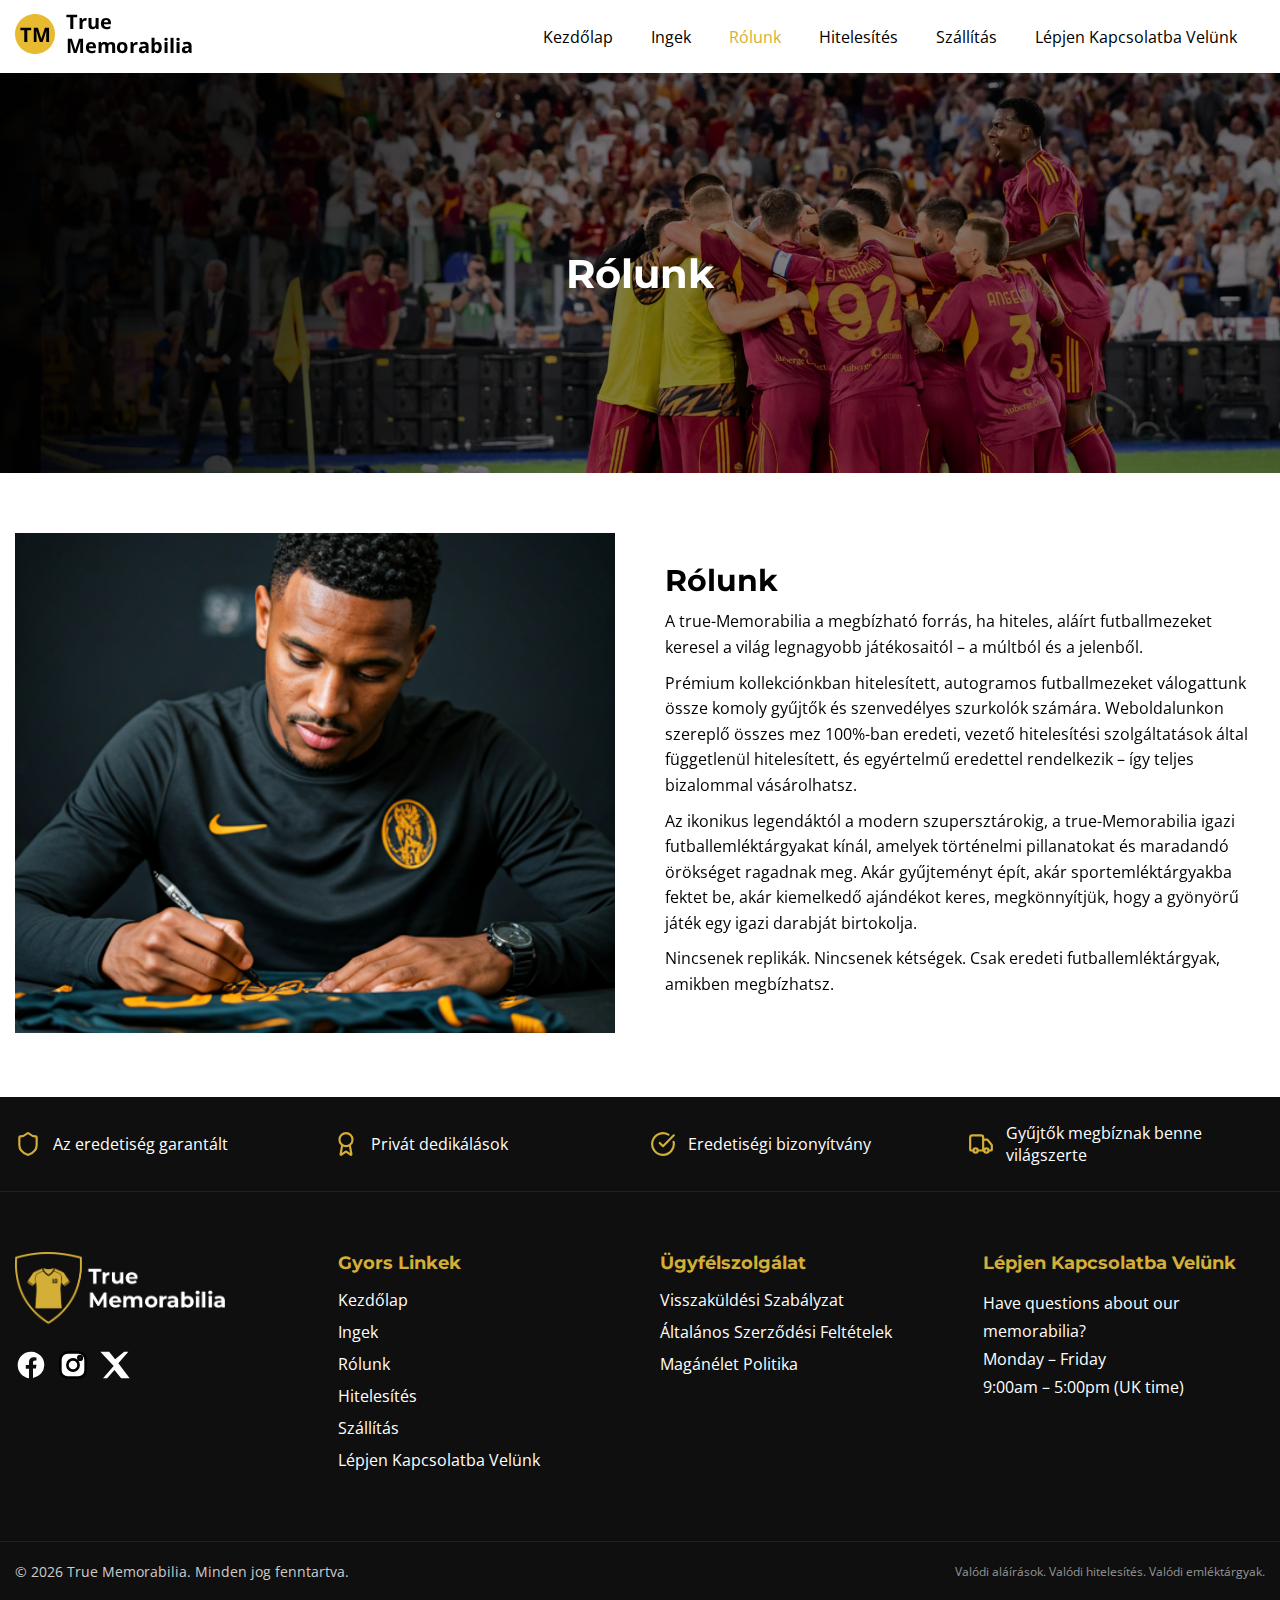
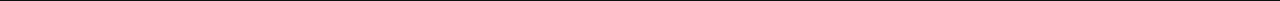
<file: about-us.html>
<!DOCTYPE html>
<html lang="hu">

<head>
    <meta charset="UTF-8">
    <meta name="viewport" content="width=device-width, initial-scale=1.0">
    <title>Rólunk</title>
    <link rel="stylesheet" href="css/aos.css">
    <link rel="stylesheet" href="css/style.css">
    <link rel="stylesheet" href="css/responsive.css">
</head>

<body>
    <!-- Header  -->
    <header class="page-header">
        <!-- site-navbar start -->
        <div class="">
            <div class="navbar-area">
                <div class="container">
                    <nav class="site-navbar">
                        <!-- site logo -->
                        <a href="./" class="site-logo white-logo">
                            <img src="images/logo.png" alt="logo">
                        </a>
                       
                        <!-- site menu/nav -->
                        <ul>
                            <li><a href="./">Kezdőlap </a></li>
                            <li><a href="shirts">ingek </a></li>
                            <li><a href="about-us" class="active">Rólunk </a></li>
                            <li><a href="authentication">hitelesítés</a></li>
                            <li><a href="shipping">Szállítás </a></li>
                            <li><a href="contact-us">lépjen kapcsolatba velünk </a></li>

                        </ul>
                        <!-- nav-toggler for mobile version only -->
                        <button class="nav-toggler">
                            <span></span>
                        </button>
                    </nav>
                </div>
            </div>
        </div>
        <!-- navbar-area end -->


    </header>
    <!-- Header  -->

    <!-- main -->
    <main>

        <section class="inner-bnr" style="background-image: url(images/ingek.jpg);">
            <div class="container">
                <div class="inner-bnr-content">
                    <h2 data-aos="zoom-in">Rólunk </h2>
                </div>
            </div>
        </section>

        <section class="shipping-details-content">
            <div class="container">
                <div class="shipping-details-content-inner">
                    <div class="content-wrapper">
                        <div class="image-side" data-aos="fade-right">
                            <img src="images/about-us.png" alt="">
                        </div>
                        <div class="content-side" data-aos="fade-left">
                            <h2>Rólunk
                            </h2>
                            <p>A true-Memorabilia a megbízható forrás, ha hiteles, aláírt futballmezeket keresel a világ
                                legnagyobb játékosaitól – a múltból és a jelenből.</p>
                            <p>Prémium kollekciónkban hitelesített, autogramos futballmezeket válogattunk össze komoly
                                gyűjtők és szenvedélyes szurkolók számára. Weboldalunkon szereplő összes mez 100%-ban
                                eredeti, vezető hitelesítési szolgáltatások által függetlenül hitelesített, és
                                egyértelmű eredettel rendelkezik – így teljes bizalommal vásárolhatsz.</p>
                            <p>Az ikonikus legendáktól a modern szupersztárokig, a true-Memorabilia igazi
                                futballemléktárgyakat kínál, amelyek történelmi pillanatokat és maradandó örökséget
                                ragadnak meg. Akár gyűjteményt épít, akár sportemléktárgyakba fektet be, akár kiemelkedő
                                ajándékot keres, megkönnyítjük, hogy a gyönyörű játék egy igazi darabját birtokolja.</p>
                            <p>Nincsenek replikák. Nincsenek kétségek. Csak eredeti futballemléktárgyak, amikben
                                megbízhatsz.</p>
                        </div>
                    </div>
                </div>




            </div>
        </section>

    </main>

    <!-- main -->
    <footer class="footer">

        <!-- Trust Row -->
        <div class="footer-trust">
            <div class="container trust-grid">

                <div class="trust-item">
                    <svg xmlns="http://www.w3.org/2000/svg" width="24" height="24" viewBox="0 0 24 24" fill="none"
                        stroke="currentColor" stroke-width="2" stroke-linecap="round" stroke-linejoin="round"
                        class="lucide lucide-shield w-8 h-8 text-gold shrink-0">
                        <path
                            d="M20 13c0 5-3.5 7.5-7.66 8.95a1 1 0 0 1-.67-.01C7.5 20.5 4 18 4 13V6a1 1 0 0 1 1-1c2 0 4.5-1.2 6.24-2.72a1.17 1.17 0 0 1 1.52 0C14.51 3.81 17 5 19 5a1 1 0 0 1 1 1z">
                        </path>
                    </svg>
                    <span>Az eredetiség garantált</span>
                </div>

                <div class="trust-item">
                    <svg xmlns="http://www.w3.org/2000/svg" width="24" height="24" viewBox="0 0 24 24" fill="none"
                        stroke="currentColor" stroke-width="2" stroke-linecap="round" stroke-linejoin="round"
                        class="lucide lucide-award w-8 h-8 text-gold shrink-0">
                        <path
                            d="m15.477 12.89 1.515 8.526a.5.5 0 0 1-.81.47l-3.58-2.687a1 1 0 0 0-1.197 0l-3.586 2.686a.5.5 0 0 1-.81-.469l1.514-8.526">
                        </path>
                        <circle cx="12" cy="8" r="6"></circle>
                    </svg>
                    <span>Privát dedikálások</span>
                </div>

                <div class="trust-item">
                    <svg xmlns="http://www.w3.org/2000/svg" width="24" height="24" viewBox="0 0 24 24" fill="none"
                        stroke="currentColor" stroke-width="2" stroke-linecap="round" stroke-linejoin="round"
                        class="lucide lucide-circle-check-big w-8 h-8 text-gold shrink-0">
                        <path d="M21.801 10A10 10 0 1 1 17 3.335"></path>
                        <path d="m9 11 3 3L22 4"></path>
                    </svg>
                    <span>Eredetiségi bizonyítvány</span>
                </div>

                <div class="trust-item">
                    <svg xmlns="http://www.w3.org/2000/svg" width="24" height="24" viewBox="0 0 24 24" fill="none"
                        stroke="currentColor" stroke-width="2" stroke-linecap="round" stroke-linejoin="round"
                        class="lucide lucide-truck w-8 h-8 text-gold shrink-0">
                        <path d="M14 18V6a2 2 0 0 0-2-2H4a2 2 0 0 0-2 2v11a1 1 0 0 0 1 1h2"></path>
                        <path d="M15 18H9"></path>
                        <path d="M19 18h2a1 1 0 0 0 1-1v-3.65a1 1 0 0 0-.22-.624l-3.48-4.35A1 1 0 0 0 17.52 8H14">
                        </path>
                        <circle cx="17" cy="18" r="2"></circle>
                        <circle cx="7" cy="18" r="2"></circle>
                    </svg>
                    <span>Gyűjtők megbíznak benne világszerte</span>
                </div>

            </div>
        </div>

        <!-- Main Footer -->
        <div class="container footer-main">
            <div class="footer-grid">

               <div class="footer-brand">
  <a href="./">
                        <img src="images/footer-logo.png" alt="logo" class="w-full">
                    </a>


                    <div class="social-icons">
                        <!-- Facebook -->
                        <a href="https://www.facebook.com/" target="_blank">
                            <svg viewBox="0 0 24 24">
                                <path d="M22 12a10 10 0 1 0-11.5 9.9v-7h-2.4v-2.9h2.4V9.8c0-2.4 1.4-3.7 3.6-3.7
                            1 0 2 .2 2 .2v2.3h-1.1c-1.1 0-1.5.7-1.5 1.4v1.8h2.6l-.4 2.9h-2.2v7A10 10 0 0 0 22 12z" />
                            </svg>
                        </a>

                        <!-- Instagram -->
                     
                            <!-- Instagram -->
                            <a href="https://www.instagram.com/" target="_blank" class="social-icon">
                                <svg viewBox="0 0 24 24" xmlns="http://www.w3.org/2000/svg">
                                    <rect x="2.5" y="2.5" width="19" height="19" rx="5.5" ry="5.5" />
                                    <circle cx="12" cy="12" r="4.2" />
                                    <circle cx="17.3" cy="6.7" r="1.3" />
                                </svg>
                            </a>




                            <!-- X (Twitter) -->
                            <a href="https://x.com/" target="_blank">
                                <svg viewBox="0 0 24 24">
                                    <path
                                        d="M18.9 2H22l-7.5 8.6L23 22h-6.4l-5-6.3L6.1 22H3l8-9.2L1 2h6.6l4.5 5.7L18.9 2z" />
                                </svg>
                            </a>
                    </div>

                </div>

                <div class="footer-links">
                    <h3>Gyors linkek</h3>
                    <ul>
                        <li><a href="/" class="active">Kezdőlap </a></li>
                        <li><a href="shirts">ingek </a></li>
                        <li><a href="about-us" class="active">Rólunk </a></li>
                        <li><a href="authentication">hitelesítés</a></li>
                        <li><a href="shipping">Szállítás </a></li>
                        <li><a href="contact-us">lépjen kapcsolatba velünk </a></li>
                    </ul>
                </div>

                <div class="footer-links">
                    <h3>Ügyfélszolgálat</h3>
                    <ul>
                        <li><a href="returns">Visszaküldési szabályzat</a></li>
                        <li><a href="terms-and-conditions">Általános Szerződési Feltételek</a></li>
                        <li><a href="privacy-policy">Magánélet politika</a></li>
                    </ul>
                </div>

                <div class="footer-links">
                    <h3>Lépjen kapcsolatba velünk</h3>
                    <p>Have questions about our memorabilia?</p>
                    <p>Monday – Friday<br>9:00am – 5:00pm (UK time)</p>
                </div>

            </div>
        </div>

        <!-- Bottom Bar -->
        <div class="footer-bottom">
            <div class="container bottom-flex">
                <p>© 2026 True Memorabilia. Minden jog fenntartva.</p>
                <p class="tagline">Valódi aláírások. Valódi hitelesítés. Valódi emléktárgyak.</p>
            </div>
        </div>

    </footer>

    <script src="js/index.js"></script>
    <script src="js/aos.js"></script>
    <script>
        AOS.init({
            duration: 1200,
        })
    </script>
</body>

</html>
</file>
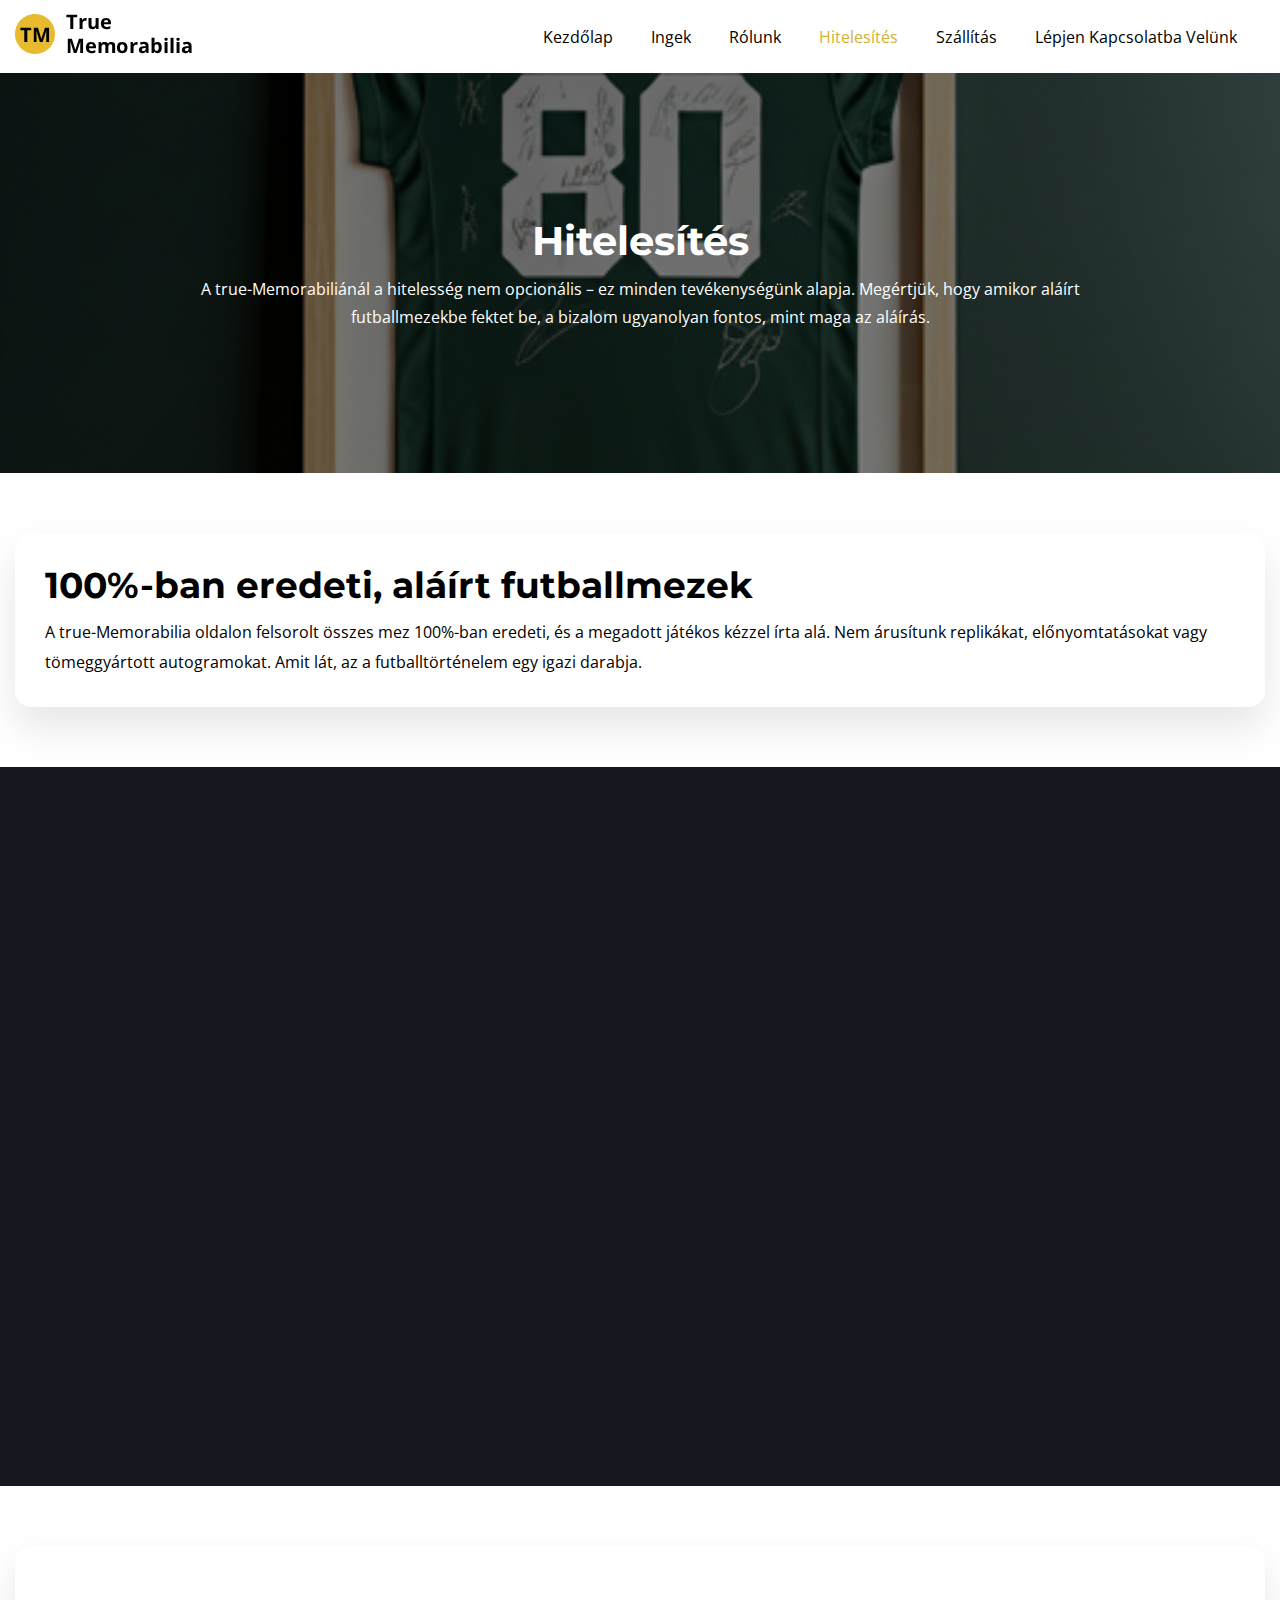
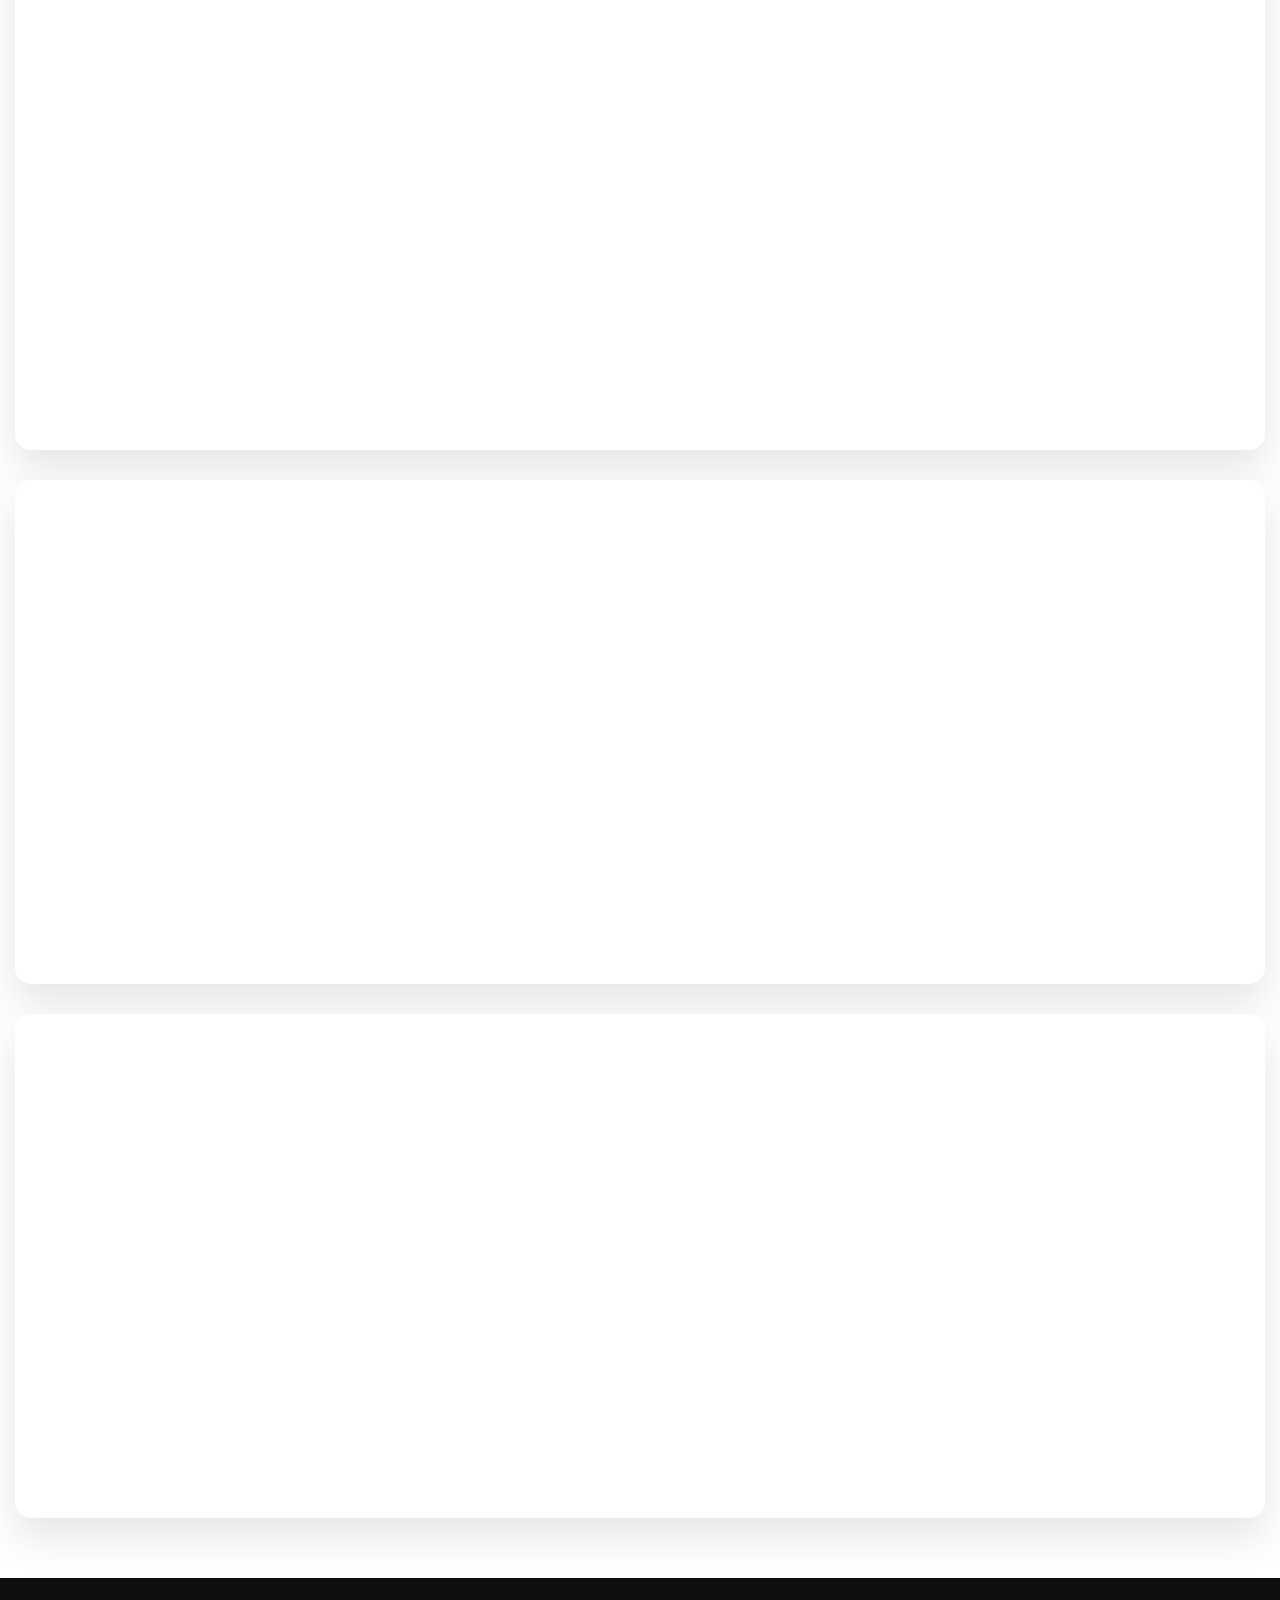
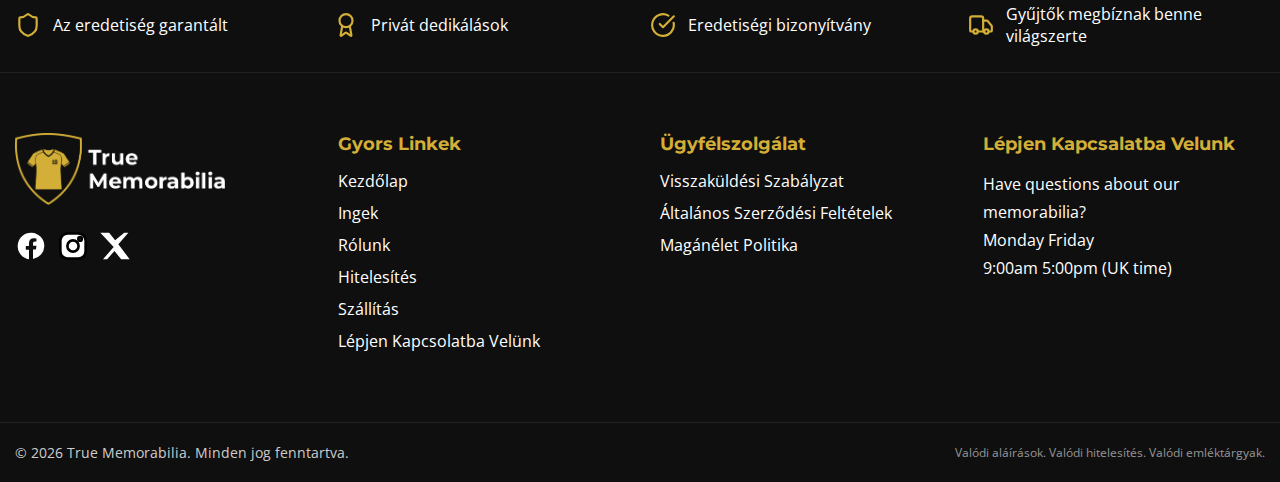
<file: authentication.html>
<!DOCTYPE html>
<html lang="hu">

<head>
    <meta charset="UTF-8">
    <meta name="viewport" content="width=device-width, initial-scale=1.0">
    <title>hitelesítés</title>
    <link rel="icon" href="images/favicon-32x32.png" type="image/x-icon">

    <link rel="stylesheet" href="css/aos.css">
    <link rel="stylesheet" href="css/style.css">
    <link rel="stylesheet" href="css/responsive.css">
</head>

<body>
    <!-- Header  -->
    <header class="page-header">
        <!-- site-navbar start -->
        <div class="">
            <div class="navbar-area">
                <div class="container">
                    <nav class="site-navbar">
                        <!-- site logo -->
                        <a href="./" class="site-logo white-logo">
                            <img src="images/logo.png" alt="logo">
                        </a>

                        <!-- site menu/nav -->
                        <ul>
                            <li><a href="./">Kezdőlap </a></li>
                            <li><a href="shirts">ingek </a></li>
                            <li><a href="about-us">Rólunk </a></li>
                            <li><a href="authentication.html" class="active">hitelesítés</a></li>
                            <li><a href="shipping">Szállítás </a></li>
                            <li><a href="contact-us">lépjen kapcsolatba velünk </a></li>

                        </ul>
                        <!-- nav-toggler for mobile version only -->
                        <button class="nav-toggler">
                            <span></span>
                        </button>
                    </nav>
                </div>
            </div>
        </div>
        <!-- navbar-area end -->


    </header>
    <!-- Header  -->

    <!-- main -->
    <main>

        <section class="inner-bnr" style="background-image: url(images/authication.png);">
            <div class="container">
                <div class="inner-bnr-content">
                    <h2>Hitelesítés </h2>
                    <p>A true-Memorabiliánál a hitelesség nem opcionális – ez minden tevékenységünk alapja. Megértjük,
                        hogy amikor aláírt futballmezekbe fektet be, a bizalom ugyanolyan fontos, mint maga az aláírás.
                    </p>
                </div>
            </div>
        </section>
        <section class="authentic-signed">
            <div class="container">
                <div class="authentic-signed-content">
                    <h2>100%-ban eredeti, aláírt futballmezek </h2>
                    <p>A true-Memorabilia oldalon felsorolt ​​összes mez 100%-ban eredeti, és a megadott játékos kézzel
                        írta alá. Nem árusítunk replikákat, előnyomtatásokat vagy tömeggyártott autogramokat. Amit lát,
                        az a futballtörténelem egy igazi darabja.
                    </p>
                </div>
            </div>
        </section>
        <section class="authenticity-section">
            <div class="container">
                <div class="auth-grid">
                    <!-- Image -->
                    <div class="auth-image" data-aos="fade-right">
                        <img src="images/third-party.png" alt="Certificate of Authenticity">
                    </div>
                    <!-- Content -->
                    <div class="auth-content" data-aos="fade-left">

                        <h2>Megbízható harmadik fél általi hitelesítés</h2>
                        <p>Minden aláírt futballmezt független, elismert harmadik fél hitelesítési cégek hitelesítenek.
                            Ezek a szakértők részletes vizsgálati módszerekkel ellenőrzik az aláírásokat, beleértve az
                            aláírás-összehasonlítást, az aláírási előzményeket és adott esetben a tintaelemzést.</p>
                        <p>Minden hitelesített mezhez tartozik:</p>
                        <ul class="auth-list">
                            <li>
                                <svg xmlns="http://www.w3.org/2000/svg" width="24" height="24" viewBox="0 0 24 24"
                                    fill="none" stroke="currentColor" stroke-width="2" stroke-linecap="round"
                                    stroke-linejoin="round"
                                    class="lucide lucide-circle-check-big w-6 h-6 text-gold shrink-0 mt-0.5">
                                    <path d="M21.801 10A10 10 0 1 1 17 3.335"></path>
                                    <path d="m9 11 3 3L22 4"></path>
                                </svg>
                                Hitelességi tanúsítvány (COA)
                            </li>
                            <li>
                                <svg xmlns="http://www.w3.org/2000/svg" width="24" height="24" viewBox="0 0 24 24"
                                    fill="none" stroke="currentColor" stroke-width="2" stroke-linecap="round"
                                    stroke-linejoin="round"
                                    class="lucide lucide-circle-check-big w-6 h-6 text-gold shrink-0 mt-0.5">
                                    <path d="M21.801 10A10 10 0 1 1 17 3.335"></path>
                                    <path d="m9 11 3 3L22 4"></path>
                                </svg>
                                Egyedi hitelesítési számok vagy hologramok (ahol vannak)
                            </li>
                            <li>
                                <svg xmlns="http://www.w3.org/2000/svg" width="24" height="24" viewBox="0 0 24 24"
                                    fill="none" stroke="currentColor" stroke-width="2" stroke-linecap="round"
                                    stroke-linejoin="round"
                                    class="lucide lucide-circle-check-big w-6 h-6 text-gold shrink-0 mt-0.5">
                                    <path d="M21.801 10A10 10 0 1 1 17 3.335"></path>
                                    <path d="m9 11 3 3L22 4"></path>
                                </svg>
                                Világos dokumentáció a hosszú távú érték és a gyűjthetőség védelme érdekében
                            </li>

                        </ul>
                        <p>Ez biztosítja, hogy emléktárgyait magabiztosan kiállíthassa, ajándékozhassa, biztosíthassa
                            vagy viszonteladhassa.</p>
                    </div>

                </div>
            </div>
        </section>
        <section class="featured-items authentication-items">
            <div class="container">
                <div class="collection-wrapper">
                    <div class="collection-card">
                        <!-- Image Side -->
                        <div class="collection-image" data-aos="fade-right">
                            <img src="images/matters.png" alt="images">
                        </div>
                        <!-- Content Side -->
                        <div class="collection-content" data-aos="fade-left">
                            <h3>Miért számít a hitelesítés?
                            </h3>
                            <p> A sportrelikvia piacát elárasztják a nem ellenőrzött tárgyak. Megfelelő hitelesítés
                                nélkül az aláírások bizonyítása lehetetlen – és értéktelenek a gyűjtők számára. </p>
                            <p>A true-Memorabilia kiválasztásával a következőket választod:</p>
                            <ul>
                                <li>Bizonyított hitelesség</li>
                                <li>Gyűjtői minőségű emléktárgyak</li>
                                <li>Nyugalom minden vásárlásnál</li>
                            </ul>
                        </div>



                    </div>
                </div>
                <div class="collection-wrapper commitment ">
                    <div class="collection-card">
                        <!-- Content Side -->
                        <div class="collection-content" data-aos="fade-left">
                            <h3>Elkötelezettségünk a gyűjtők iránt
                            </h3>
                            <p>Kizárólag megbízható beszállítókkal és ellenőrzött forrásokkal dolgozunk, és minden egyes
                                terméket gondosan átvizsgálunk, mielőtt felkerül az oldalunkra. Célunk egyszerű:
                                hiteles, aláírt futballemléktárgyakat biztosítani, amelyekre a szurkolók és a gyűjtők ma
                                és az elkövetkező években is támaszkodhatnak.</p>
                        </div>
                        <!-- Image Side -->
                        <div class="collection-image" data-aos="fade-right">
                            <img src="images/our-commitment.png" alt="images">
                        </div>
                    </div>
                </div>
                <div class="collection-wrapper">
                    <div class="collection-card">
                        <!-- Image Side -->
                        <div class="collection-image" data-aos="fade-right">
                            <img src="images/Confidence.png" alt="images">
                        </div>
                        <!-- Content Side -->
                        <div class="collection-content" data-aos="fade-left">
                            <h3>Vásároljon bizalommal
                            </h3>
                            <p>Amikor a true-Memorabilia-nál vásárolsz, nem csupán egy aláírt futballmezt vásárolsz – a
                                játék történelmének egy ellenőrzött darabját szerzed be, amelyet átláthatóság,
                                szakértelem és bizalom támaszt alá.</p>
                            <p>Ha bármilyen kérdése van a hitelesítéssel, tanúsítvánnyal vagy egy adott termékkel
                                kapcsolatban, csapatunk mindig örömmel áll rendelkezésére.</p>
                            <p><strong>Valódi aláírások. Valódi hitelesítés. Valódi emléktárgyak.</strong></p>
                        </div>



                    </div>
                </div>
            </div>
        </section>



    </main>

    <!-- main -->


    <footer class="footer">

        <!-- Trust Row -->
        <div class="footer-trust">
            <div class="container trust-grid">

                <div class="trust-item">
                    <svg xmlns="http://www.w3.org/2000/svg" width="24" height="24" viewBox="0 0 24 24" fill="none"
                        stroke="currentColor" stroke-width="2" stroke-linecap="round" stroke-linejoin="round"
                        class="lucide lucide-shield w-8 h-8 text-gold shrink-0">
                        <path
                            d="M20 13c0 5-3.5 7.5-7.66 8.95a1 1 0 0 1-.67-.01C7.5 20.5 4 18 4 13V6a1 1 0 0 1 1-1c2 0 4.5-1.2 6.24-2.72a1.17 1.17 0 0 1 1.52 0C14.51 3.81 17 5 19 5a1 1 0 0 1 1 1z">
                        </path>
                    </svg>
                    <span>Az eredetiség garantált</span>
                </div>

                <div class="trust-item">
                    <svg xmlns="http://www.w3.org/2000/svg" width="24" height="24" viewBox="0 0 24 24" fill="none"
                        stroke="currentColor" stroke-width="2" stroke-linecap="round" stroke-linejoin="round"
                        class="lucide lucide-award w-8 h-8 text-gold shrink-0">
                        <path
                            d="m15.477 12.89 1.515 8.526a.5.5 0 0 1-.81.47l-3.58-2.687a1 1 0 0 0-1.197 0l-3.586 2.686a.5.5 0 0 1-.81-.469l1.514-8.526">
                        </path>
                        <circle cx="12" cy="8" r="6"></circle>
                    </svg>
                    <span>Privát dedikálások</span>
                </div>

                <div class="trust-item">
                    <svg xmlns="http://www.w3.org/2000/svg" width="24" height="24" viewBox="0 0 24 24" fill="none"
                        stroke="currentColor" stroke-width="2" stroke-linecap="round" stroke-linejoin="round"
                        class="lucide lucide-circle-check-big w-8 h-8 text-gold shrink-0">
                        <path d="M21.801 10A10 10 0 1 1 17 3.335"></path>
                        <path d="m9 11 3 3L22 4"></path>
                    </svg>
                    <span>Eredetiségi bizonyítvány</span>
                </div>

                <div class="trust-item">
                    <svg xmlns="http://www.w3.org/2000/svg" width="24" height="24" viewBox="0 0 24 24" fill="none"
                        stroke="currentColor" stroke-width="2" stroke-linecap="round" stroke-linejoin="round"
                        class="lucide lucide-truck w-8 h-8 text-gold shrink-0">
                        <path d="M14 18V6a2 2 0 0 0-2-2H4a2 2 0 0 0-2 2v11a1 1 0 0 0 1 1h2"></path>
                        <path d="M15 18H9"></path>
                        <path d="M19 18h2a1 1 0 0 0 1-1v-3.65a1 1 0 0 0-.22-.624l-3.48-4.35A1 1 0 0 0 17.52 8H14">
                        </path>
                        <circle cx="17" cy="18" r="2"></circle>
                        <circle cx="7" cy="18" r="2"></circle>
                    </svg>
                    <span>Gyűjtők megbíznak benne világszerte</span>
                </div>

            </div>
        </div>

        <!-- Main Footer -->
        <div class="container footer-main">
            <div class="footer-grid">

                <div class="footer-brand">
                    <a href="./">
                        <img src="images/footer-logo.png" alt="logo" class="w-full">
                    </a>


                    <div class="social-icons">
                        <!-- Facebook -->
                        <a href="https://www.facebook.com/" target="_blank">
                            <svg viewBox="0 0 24 24">
                                <path d="M22 12a10 10 0 1 0-11.5 9.9v-7h-2.4v-2.9h2.4V9.8c0-2.4 1.4-3.7 3.6-3.7
                            1 0 2 .2 2 .2v2.3h-1.1c-1.1 0-1.5.7-1.5 1.4v1.8h2.6l-.4 2.9h-2.2v7A10 10 0 0 0 22 12z" />
                            </svg>
                        </a>


                        <!-- Instagram -->
                        <a href="https://www.instagram.com/" target="_blank" class="social-icon">
                            <svg viewBox="0 0 24 24" xmlns="http://www.w3.org/2000/svg">
                                <rect x="2.5" y="2.5" width="19" height="19" rx="5.5" ry="5.5" />
                                <circle cx="12" cy="12" r="4.2" />
                                <circle cx="17.3" cy="6.7" r="1.3" />
                            </svg>
                        </a>




                        <!-- X (Twitter) -->
                        <a href="https://x.com/" target="_blank">
                            <svg viewBox="0 0 24 24">
                                <path
                                    d="M18.9 2H22l-7.5 8.6L23 22h-6.4l-5-6.3L6.1 22H3l8-9.2L1 2h6.6l4.5 5.7L18.9 2z" />
                            </svg>
                        </a>
                    </div>

                </div>

                <div class="footer-links">
                    <h3>Gyors linkek</h3>
                    <ul>
                        <li><a href="./" class="active">Kezdőlap </a></li>
                        <li><a href="shirts">ingek </a></li>
                        <li><a href="about-us">Rólunk </a></li>
                        <li><a href="authentication.html">hitelesítés</a></li>
                        <li><a href="shipping">Szállítás </a></li>
                        <li><a href="contact-us">lépjen kapcsolatba velünk </a></li>
                    </ul>
                </div>

                <div class="footer-links">
                    <h3>Ügyfélszolgálat</h3>
                    <ul>
                        <li><a href="returns">Visszaküldési szabályzat</a></li>
                        <li><a href="terms-and-conditions">Általános Szerződési Feltételek</a></li>
                        <li><a href="privacy-policy">Magánélet politika</a></li>
                    </ul>
                </div>

                <div class="footer-links">
                    <h3>Lépjen kapcsalatba velunk</h3>
                    <p>Have questions about our memorabilia?</p>
                    <p>Monday Friday<br>9:00am 5:00pm (UK time)</p>
                </div>

            </div>
        </div>

        <!-- Bottom Bar -->
        <div class="footer-bottom">
            <div class="container bottom-flex">
                <p>© 2026 True Memorabilia. Minden jog fenntartva.</p>
                <p class="tagline">Valódi aláírások. Valódi hitelesítés. Valódi emléktárgyak.</p>
            </div>
        </div>

    </footer>



    <!-- Cookie Popup -->
    <div id="cookie-popup" class="cookie-popup">
        <div class="cookie-content">
            <div class="cookie-icon">
                <svg xmlns="http://www.w3.org/2000/svg" width="24" height="24" viewBox="0 0 24 24" fill="none"
                    stroke="currentColor" stroke-width="2" stroke-linecap="round" stroke-linejoin="round">
                    <path d="M12 2a10 10 0 1 0 10 10 4 4 0 0 1-5-5 4 4 0 0 1-5-5Z"></path>
                    <path d="M8.5 8.5a.5.5 0 1 1 0-1 .5.5 0 0 1 0 1Z"></path>
                    <path d="M16 15a.5.5 0 1 1 0-1 .5.5 0 0 1 0 1Z"></path>
                </svg>
            </div>
            <div class="cookie-text">
                <h3>Sütik használata</h3>
                <p>Ez a weboldal sütiket használ a legjobb felhasználói élmény biztosítása érdekében. A weboldal további
                    használatával Ön elfogadja a sütik használatát. További információkért tekintse meg <a
                        href="privacy-policy">adatvédelmi szabályzatunkat</a>.</p>
            </div>
            <div class="cookie-buttons">
                <button id="accept-cookies" class="cookie-btn accept-btn">Elfogadom</button>
                <button id="decline-cookies" class="cookie-btn decline-btn">Elutasítom</button>
            </div>
        </div>
    </div>

    <script src="js/index.js"></script>
    <script src="js/aos.js"></script>
    <script>
        AOS.init();
    </script>
</body>

</html>
</file>
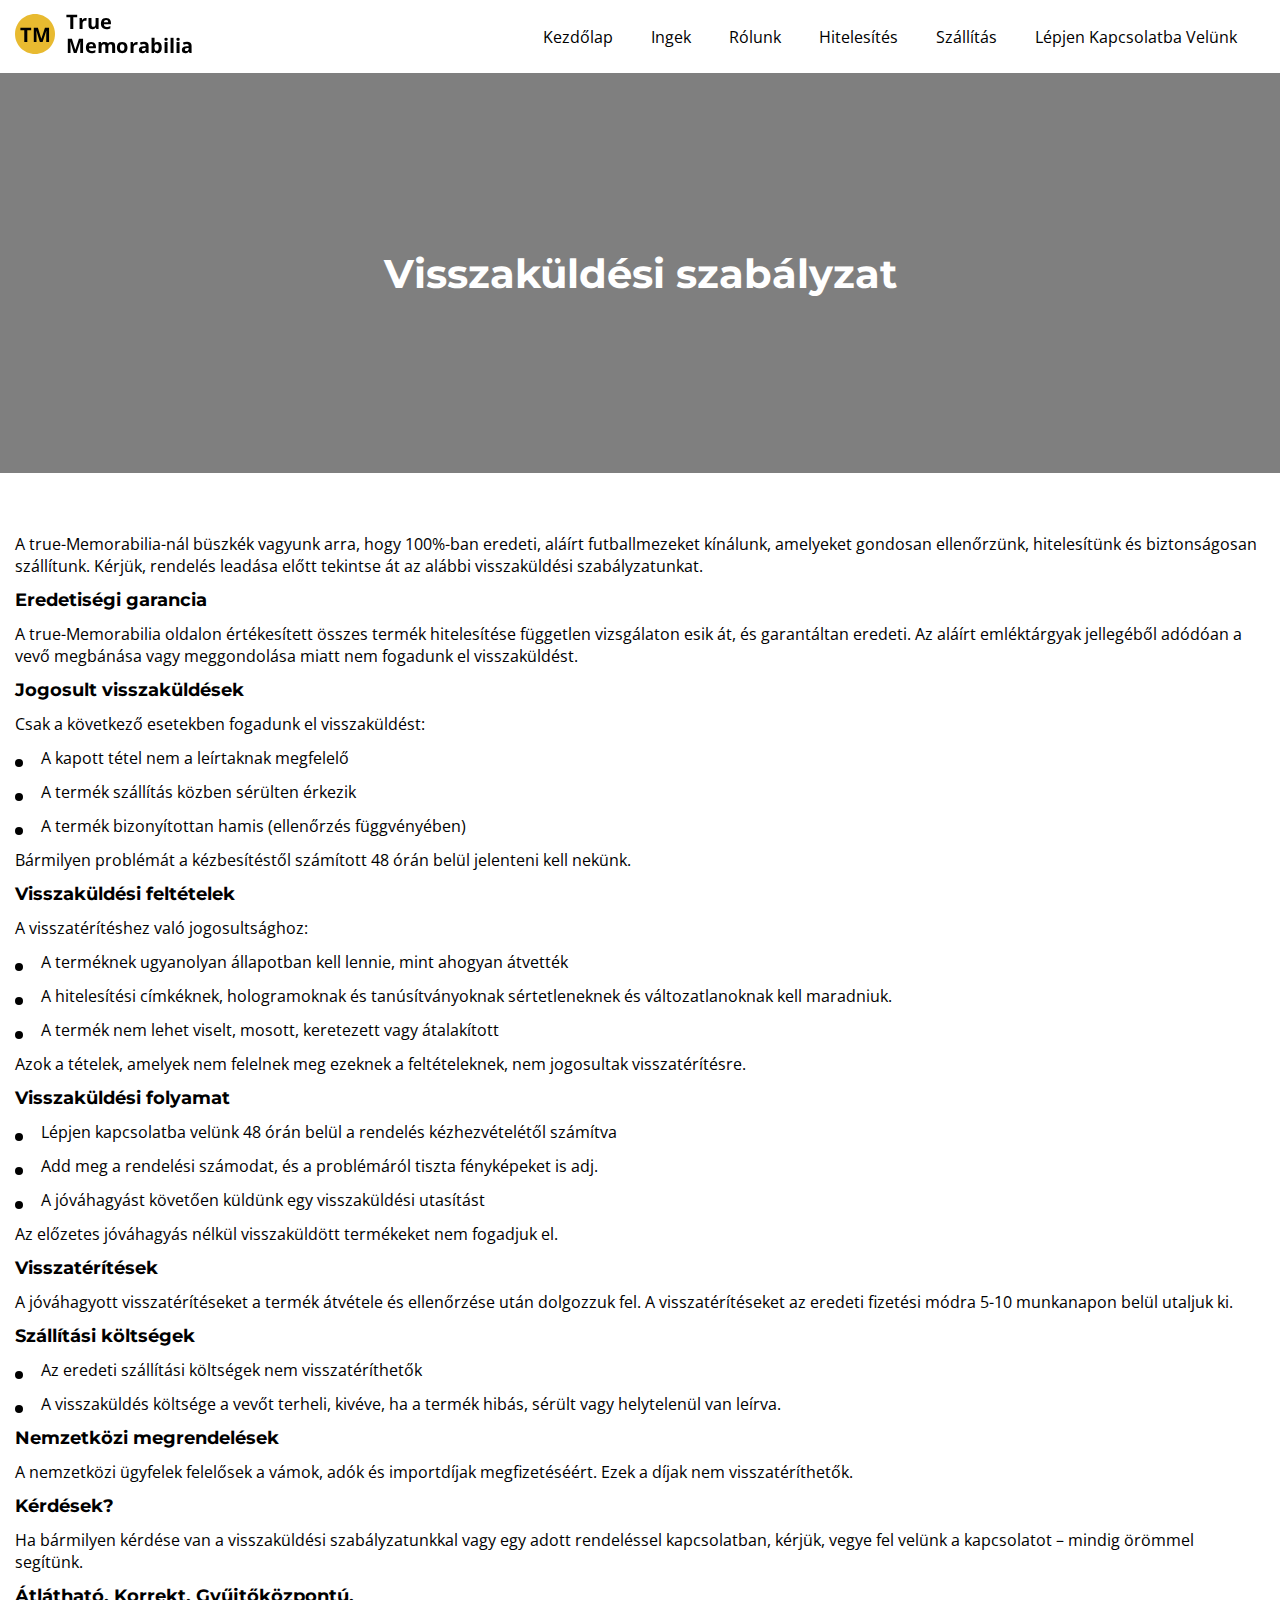
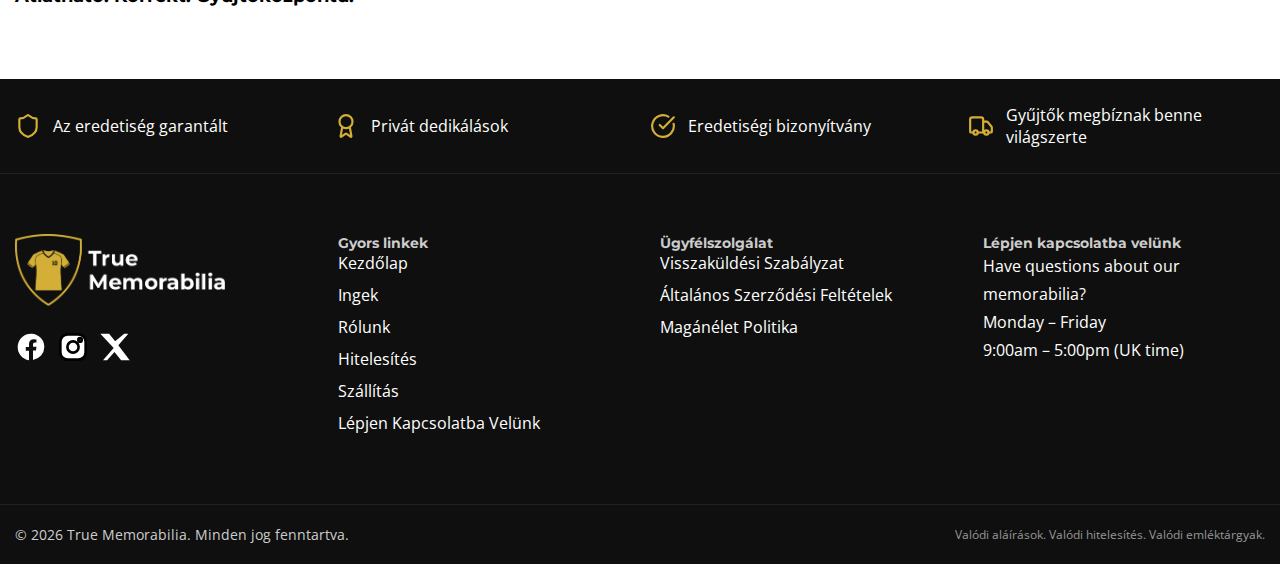
<file: returns.html>
<!DOCTYPE html>
<html lang="hu">

<head>
    <meta charset="UTF-8">
    <meta name="viewport" content="width=device-width, initial-scale=1.0">
    <title>Visszaküldési szabályzat</title>
    <link rel="icon" href="images/favicon-32x32.png" type="image/x-icon">

    <link rel="stylesheet" href="css/style.css">
    <link rel="stylesheet" href="css/responsive.css">
</head>

<body>
    <!-- Header  -->
    <header class="page-header">
        <!-- site-navbar start -->
        <div class="">
            <div class="navbar-area">
                <div class="container">
                    <nav class="site-navbar">
                        <!-- site logo -->
                        <a href="index.html" class="site-logo">
                            <img src="images/logo.png" alt="logo">
                        </a>
                      
                        <!-- site menu/nav -->
                        <ul>
                            <li><a href="/">Kezdőlap </a></li>
                            <li><a href="shirts">ingek </a></li>
                            <li><a href="about-us">Rólunk </a></li>
                            <li><a href="authentication">hitelesítés</a></li>
                            <li><a href="shipping">Szállítás
                                </a></li>
                            <li><a href="contact-us">lépjen kapcsolatba velünk </a></li>

                        </ul>
                        <!-- nav-toggler for mobile version only -->
                        <button class="nav-toggler">
                            <span></span>
                        </button>
                    </nav>
                </div>
            </div>
        </div>
        <!-- navbar-area end -->


    </header>
    <!-- Header  -->

    <!-- main -->
    <main>

        <section class="inner-bnr">
            <div class="container">
                <div class="inner-bnr-content">
                    <h2>Visszaküldési szabályzat </h2>
                </div>
            </div>
        </section>
        <section class="returns-policy">
            <div class="container">
                <div class="returns-policy-content">
                    <p>A true-Memorabilia-nál büszkék vagyunk arra, hogy 100%-ban eredeti, aláírt futballmezeket
                        kínálunk, amelyeket gondosan ellenőrzünk, hitelesítünk és biztonságosan szállítunk. Kérjük,
                        rendelés leadása előtt tekintse át az alábbi visszaküldési szabályzatunkat.</p>
                    <h3>Eredetiségi garancia</h3>
                    <p>A true-Memorabilia oldalon értékesített összes termék hitelesítése független vizsgálaton esik át,
                        és garantáltan eredeti. Az aláírt emléktárgyak jellegéből adódóan a vevő megbánása vagy
                        meggondolása miatt nem fogadunk el visszaküldést.</p>
                    <h3>Jogosult visszaküldések</h3>
                    <p>Csak a következő esetekben fogadunk el visszaküldést:</p>
                    <ul>
                        <li>A kapott tétel nem a leírtaknak megfelelő</li>
                        <li>A termék szállítás közben sérülten érkezik</li>
                        <li>A termék bizonyítottan hamis (ellenőrzés függvényében)</li>
                    </ul>
                    <p>Bármilyen problémát a kézbesítéstől számított 48 órán belül jelenteni kell nekünk.</p>
                    <h3>Visszaküldési feltételek</h3>
                    <p>A visszatérítéshez való jogosultsághoz:</p>
                    <ul>
                        <li>A terméknek ugyanolyan állapotban kell lennie, mint ahogyan átvették</li>
                        <li>A hitelesítési címkéknek, hologramoknak és tanúsítványoknak sértetleneknek és
                            változatlanoknak kell maradniuk.</li>
                        <li>A termék nem lehet viselt, mosott, keretezett vagy átalakított</li>
                    </ul>
                    <p>Azok a tételek, amelyek nem felelnek meg ezeknek a feltételeknek, nem jogosultak visszatérítésre.
                    </p>
                    <h3>Visszaküldési folyamat</h3>
                    <ul>
                        <li>Lépjen kapcsolatba velünk 48 órán belül a rendelés kézhezvételétől számítva</li>
                        <li>Add meg a rendelési számodat, és a problémáról tiszta fényképeket is adj.</li>
                        <li>A jóváhagyást követően küldünk egy visszaküldési utasítást</li>
                    </ul>
                    <p>Az előzetes jóváhagyás nélkül visszaküldött termékeket nem fogadjuk el.</p>
                    <h3>Visszatérítések</h3>
                    <p>A jóváhagyott visszatérítéseket a termék átvétele és ellenőrzése után dolgozzuk fel. A
                        visszatérítéseket az eredeti fizetési módra 5-10 munkanapon belül utaljuk ki.</p>
                    <h3>Szállítási költségek</h3>
                    <ul>
                        <li>Az eredeti szállítási költségek nem visszatéríthetők</li>
                        <li>A visszaküldés költsége a vevőt terheli, kivéve, ha a termék hibás, sérült vagy helytelenül
                            van leírva.</li>
                    </ul>
                    <h3>Nemzetközi megrendelések</h3>
                    <p>A nemzetközi ügyfelek felelősek a vámok, adók és importdíjak megfizetéséért. Ezek a díjak nem
                        visszatéríthetők.</p>
                    <h3>Kérdések?</h3>
                    <p>Ha bármilyen kérdése van a visszaküldési szabályzatunkkal vagy egy adott rendeléssel
                        kapcsolatban, kérjük, vegye fel velünk a kapcsolatot – mindig örömmel segítünk.</p>
                    <h3>Átlátható. Korrekt. Gyűjtőközpontú.</h3>
                </div>
            </div>
        </section>


    </main>

    <!-- main -->


    <footer class="footer">

        <!-- Trust Row -->
        <div class="footer-trust">
            <div class="container trust-grid">

                <div class="trust-item">
                    <svg xmlns="http://www.w3.org/2000/svg" width="24" height="24" viewBox="0 0 24 24" fill="none"
                        stroke="currentColor" stroke-width="2" stroke-linecap="round" stroke-linejoin="round"
                        class="lucide lucide-shield w-8 h-8 text-gold shrink-0">
                        <path
                            d="M20 13c0 5-3.5 7.5-7.66 8.95a1 1 0 0 1-.67-.01C7.5 20.5 4 18 4 13V6a1 1 0 0 1 1-1c2 0 4.5-1.2 6.24-2.72a1.17 1.17 0 0 1 1.52 0C14.51 3.81 17 5 19 5a1 1 0 0 1 1 1z">
                        </path>
                    </svg>
                    <span>Az eredetiség garantált</span>
                </div>

                <div class="trust-item">
                    <svg xmlns="http://www.w3.org/2000/svg" width="24" height="24" viewBox="0 0 24 24" fill="none"
                        stroke="currentColor" stroke-width="2" stroke-linecap="round" stroke-linejoin="round"
                        class="lucide lucide-award w-8 h-8 text-gold shrink-0">
                        <path
                            d="m15.477 12.89 1.515 8.526a.5.5 0 0 1-.81.47l-3.58-2.687a1 1 0 0 0-1.197 0l-3.586 2.686a.5.5 0 0 1-.81-.469l1.514-8.526">
                        </path>
                        <circle cx="12" cy="8" r="6"></circle>
                    </svg>
                    <span>Privát dedikálások</span>
                </div>

                <div class="trust-item">
                    <svg xmlns="http://www.w3.org/2000/svg" width="24" height="24" viewBox="0 0 24 24" fill="none"
                        stroke="currentColor" stroke-width="2" stroke-linecap="round" stroke-linejoin="round"
                        class="lucide lucide-circle-check-big w-8 h-8 text-gold shrink-0">
                        <path d="M21.801 10A10 10 0 1 1 17 3.335"></path>
                        <path d="m9 11 3 3L22 4"></path>
                    </svg>
                    <span>Eredetiségi bizonyítvány</span>
                </div>

                <div class="trust-item">
                    <svg xmlns="http://www.w3.org/2000/svg" width="24" height="24" viewBox="0 0 24 24" fill="none"
                        stroke="currentColor" stroke-width="2" stroke-linecap="round" stroke-linejoin="round"
                        class="lucide lucide-truck w-8 h-8 text-gold shrink-0">
                        <path d="M14 18V6a2 2 0 0 0-2-2H4a2 2 0 0 0-2 2v11a1 1 0 0 0 1 1h2"></path>
                        <path d="M15 18H9"></path>
                        <path d="M19 18h2a1 1 0 0 0 1-1v-3.65a1 1 0 0 0-.22-.624l-3.48-4.35A1 1 0 0 0 17.52 8H14">
                        </path>
                        <circle cx="17" cy="18" r="2"></circle>
                        <circle cx="7" cy="18" r="2"></circle>
                    </svg>
                    <span>Gyűjtők megbíznak benne világszerte</span>
                </div>

            </div>
        </div>

        <!-- Main Footer -->
        <div class="container footer-main">
            <div class="footer-grid">

               <div class="footer-brand">
  <a href="./">
                        <img src="images/footer-logo.png" alt="logo" class="w-full">
                    </a>


                    <div class="social-icons">
                        <!-- Facebook -->
                        <a href="https://www.facebook.com/" target="_blank">
                            <svg viewBox="0 0 24 24">
                                <path d="M22 12a10 10 0 1 0-11.5 9.9v-7h-2.4v-2.9h2.4V9.8c0-2.4 1.4-3.7 3.6-3.7
                            1 0 2 .2 2 .2v2.3h-1.1c-1.1 0-1.5.7-1.5 1.4v1.8h2.6l-.4 2.9h-2.2v7A10 10 0 0 0 22 12z" />
                            </svg>
                        </a>

                        <!-- Instagram -->
                      
                            <a href="https://www.instagram.com/" target="_blank" class="social-icon">
                                <svg viewBox="0 0 24 24" xmlns="http://www.w3.org/2000/svg">
                                    <rect x="2.5" y="2.5" width="19" height="19" rx="5.5" ry="5.5" />
                                    <circle cx="12" cy="12" r="4.2" />
                                    <circle cx="17.3" cy="6.7" r="1.3" />
                                </svg>
                            </a>




                            <!-- X (Twitter) -->
                            <a href="https://x.com/" target="_blank">
                                <svg viewBox="0 0 24 24">
                                    <path
                                        d="M18.9 2H22l-7.5 8.6L23 22h-6.4l-5-6.3L6.1 22H3l8-9.2L1 2h6.6l4.5 5.7L18.9 2z" />
                                </svg>
                            </a>
                    </div>

                </div>

                <div class="footer-links">
                    <h4>Gyors linkek</h4>
                    <ul>
                        <li><a href="/" class="active">Kezdőlap </a></li>
                        <li><a href="shirts">ingek </a></li>
                        <li><a href="about-us">Rólunk </a></li>
                        <li><a href="authentication">hitelesítés</a></li>
                        <li><a href="shipping">Szállítás </a></li>
                        <li><a href="contact-us">lépjen kapcsolatba velünk </a></li>
                    </ul>
                </div>

                <div class="footer-links">
                    <h4>Ügyfélszolgálat</h4>
                    <ul>
                        <li><a href="returns">Visszaküldési szabályzat</a></li>
                        <li><a href="terms-and-conditions">Általános Szerződési Feltételek</a></li>
                        <li><a href="privacy-policy">Magánélet politika</a></li>
                    </ul>
                </div>

                <div class="footer-links">
                    <h4>Lépjen kapcsolatba velünk</h4>
                    <p>Have questions about our memorabilia?</p>
                    <p>Monday – Friday<br>9:00am – 5:00pm (UK time)</p>
                </div>

            </div>
        </div>

        <!-- Bottom Bar -->
        <div class="footer-bottom">
            <div class="container bottom-flex">
                <p>© 2026 True Memorabilia. Minden jog fenntartva.</p>
                <p class="tagline">Valódi aláírások. Valódi hitelesítés. Valódi emléktárgyak.</p>
            </div>
        </div>

    </footer>



    <!-- Cookie Popup -->
    <div id="cookie-popup" class="cookie-popup">
        <div class="cookie-content">
            <div class="cookie-icon">
                <svg xmlns="http://www.w3.org/2000/svg" width="24" height="24" viewBox="0 0 24 24" fill="none" stroke="currentColor" stroke-width="2" stroke-linecap="round" stroke-linejoin="round">
                    <path d="M12 2a10 10 0 1 0 10 10 4 4 0 0 1-5-5 4 4 0 0 1-5-5Z"></path>
                    <path d="M8.5 8.5a.5.5 0 1 1 0-1 .5.5 0 0 1 0 1Z"></path>
                    <path d="M16 15a.5.5 0 1 1 0-1 .5.5 0 0 1 0 1Z"></path>
                </svg>
            </div>
            <div class="cookie-text">
                <h3>Sütik használata</h3>
                <p>Ez a weboldal sütiket használ a legjobb felhasználói élmény biztosítása érdekében. A weboldal további használatával Ön elfogadja a sütik használatát. További információkért tekintse meg <a href="privacy-policy.html">adatvédelmi szabályzatunkat</a>.</p>
            </div>
            <div class="cookie-buttons">
                <button id="accept-cookies" class="cookie-btn accept-btn">Elfogadom</button>
                <button id="decline-cookies" class="cookie-btn decline-btn">Elutasítom</button>
            </div>
        </div>
    </div>

    <script src="js/index.js"></script>
</body>

</html>
</file>
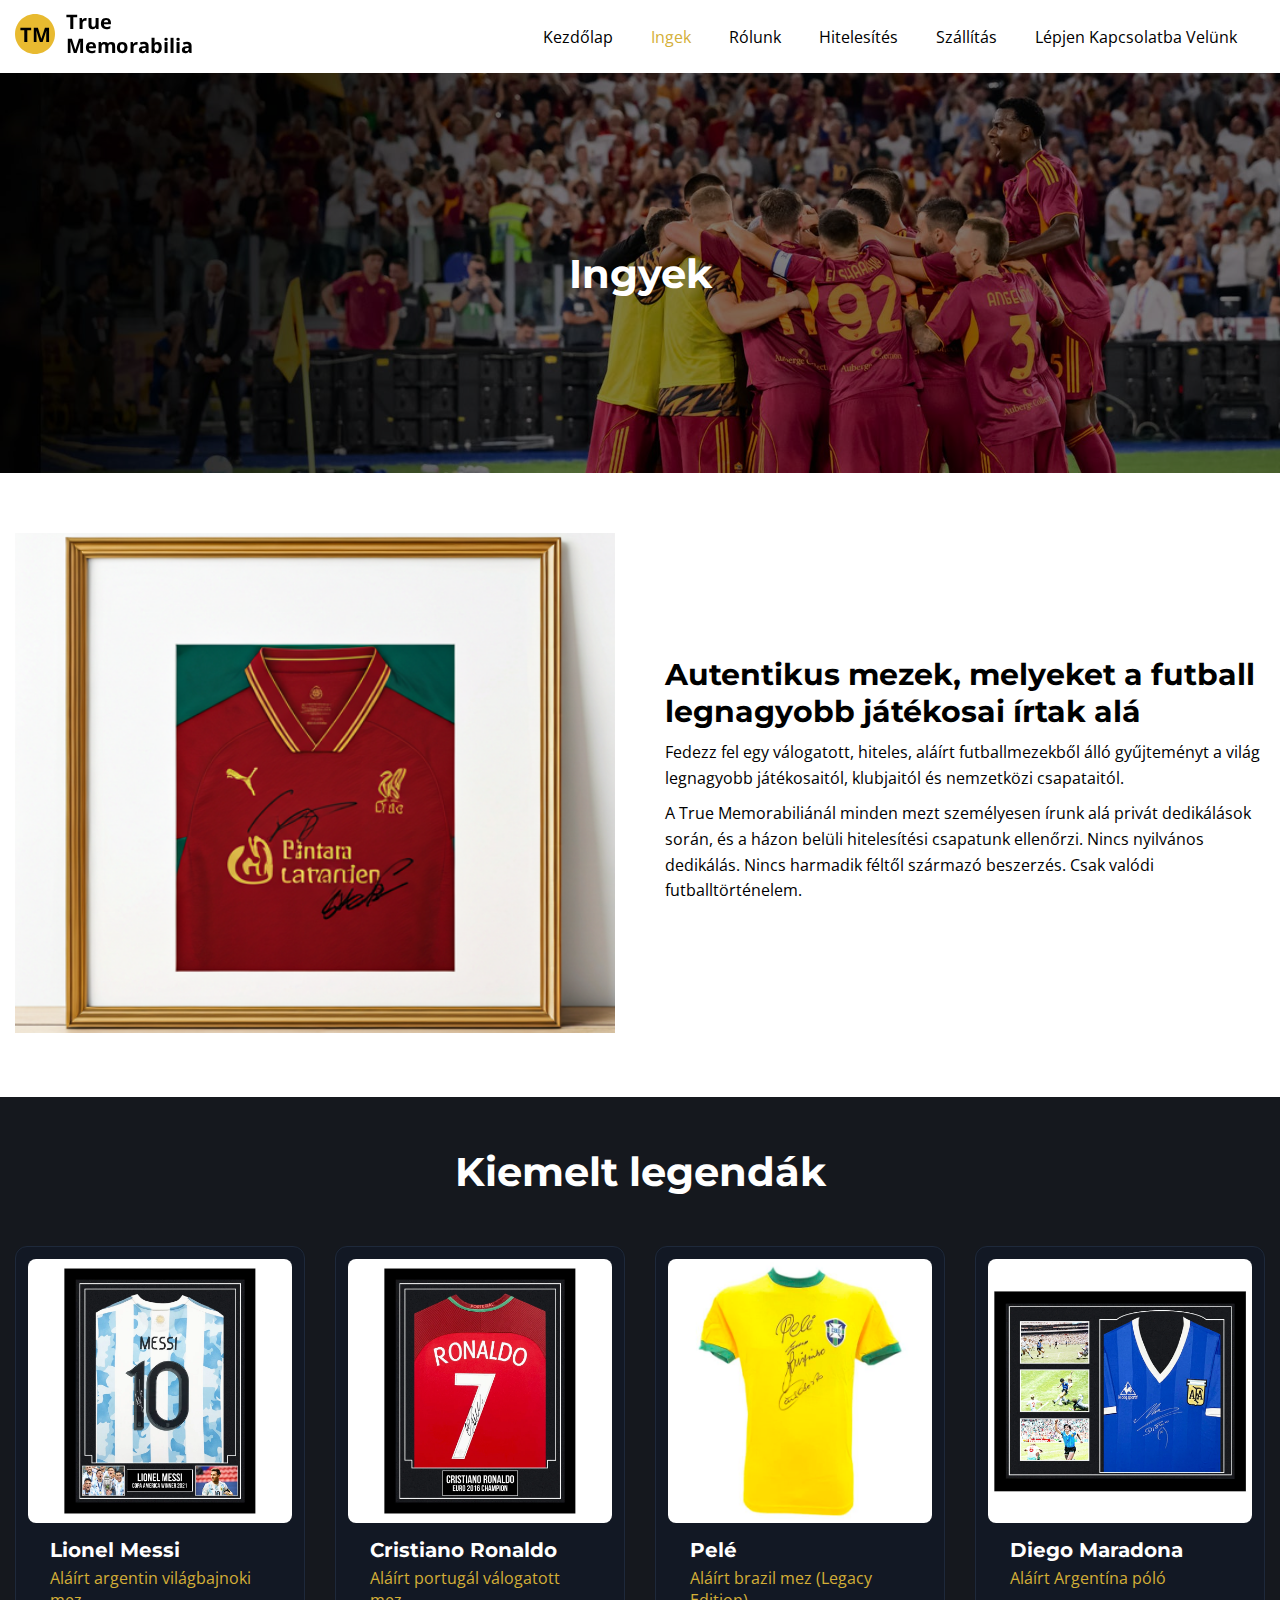
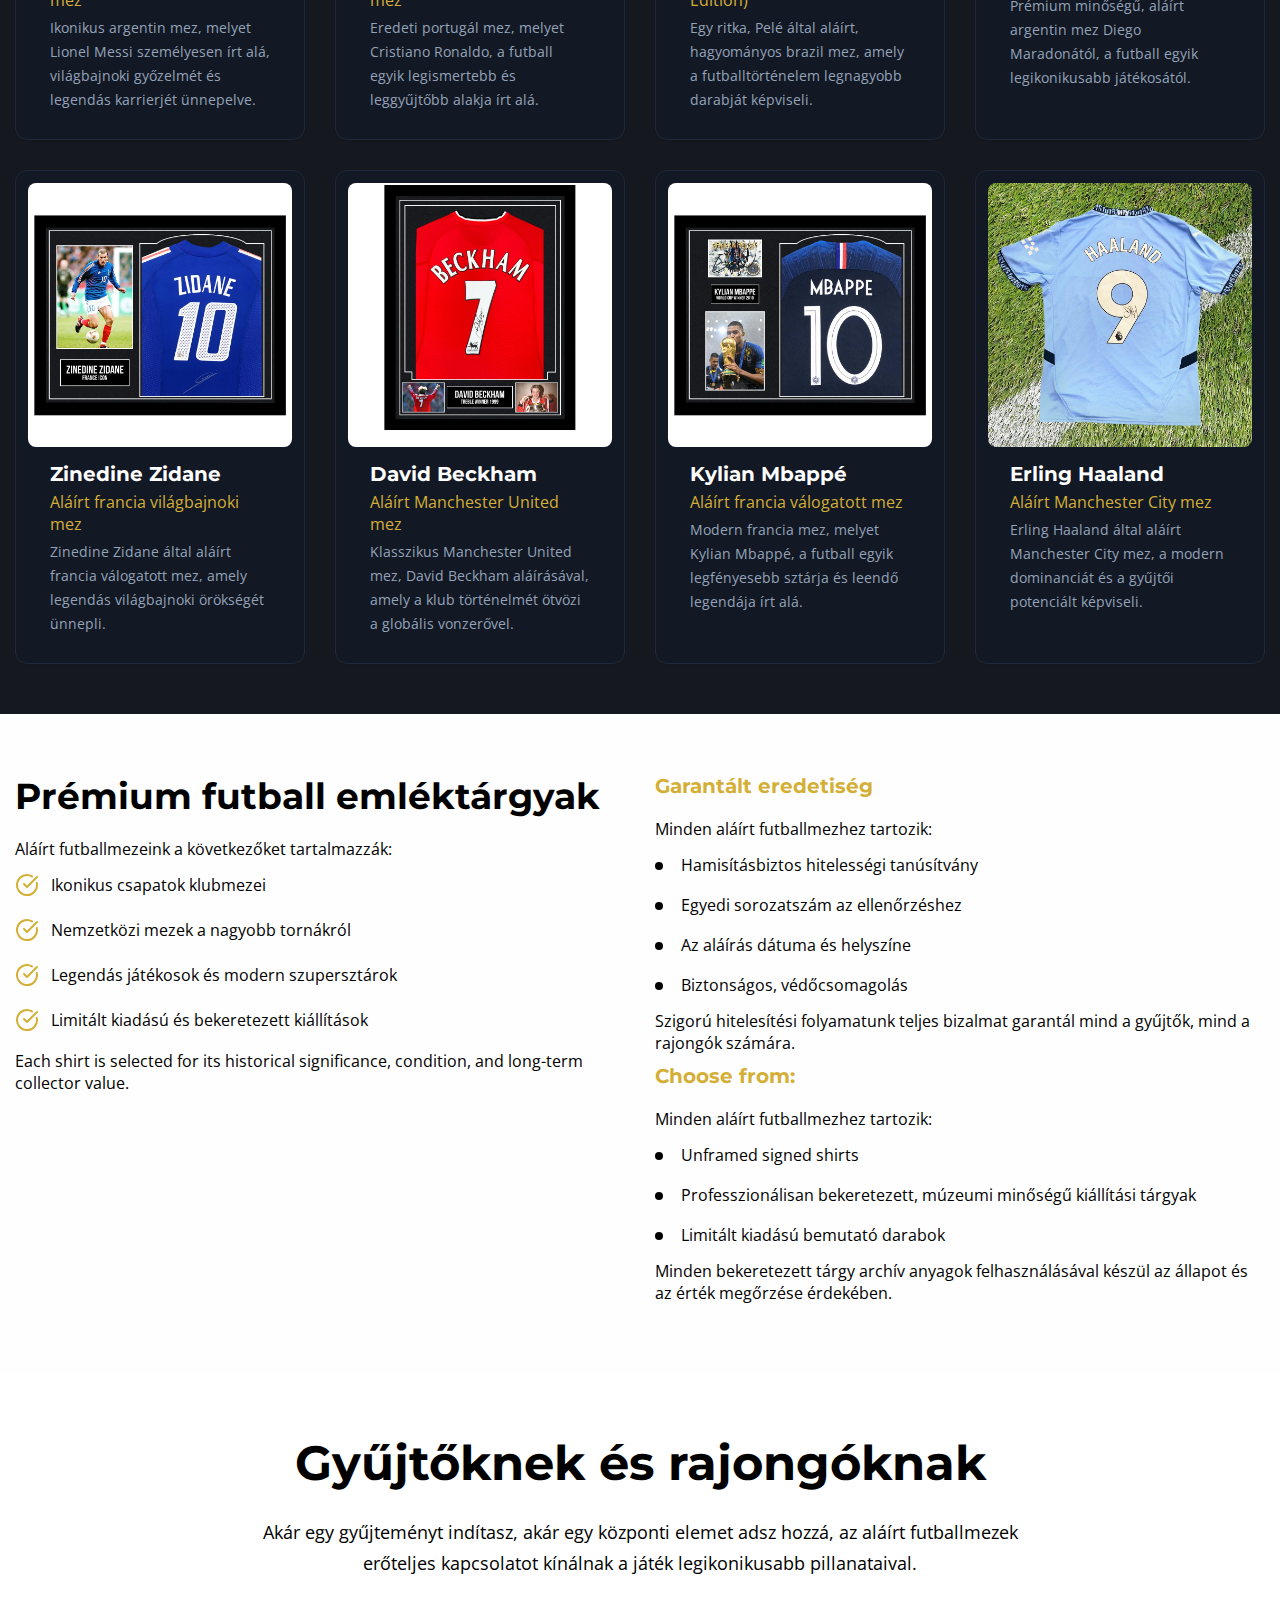
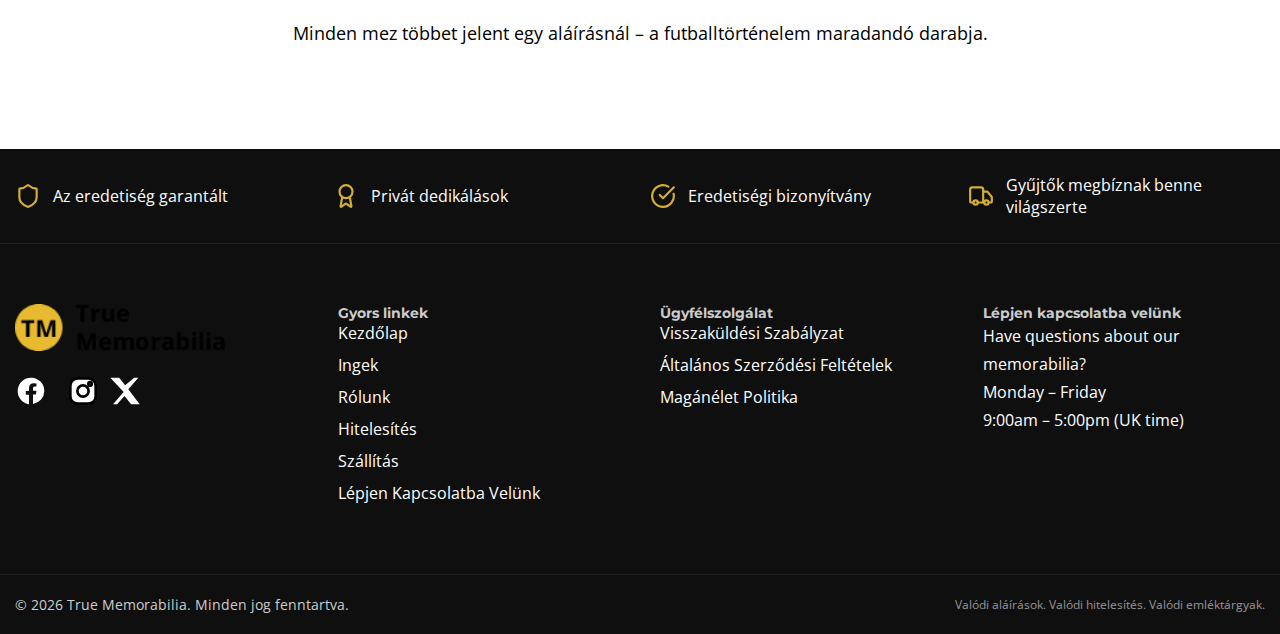
<file: shirts.html>
<!DOCTYPE html>
<html lang="en">

<head>
    <meta charset="UTF-8">
    <meta name="viewport" content="width=device-width, initial-scale=1.0">
    <title>ingek</title>
    <link rel="stylesheet" href="css/style.css">
    <link rel="stylesheet" href="css/responsive.css">
</head>

<body>
    <!-- Header  -->
    <header class="page-header">
        <!-- site-navbar start -->
        <div class="">
            <div class="navbar-area">
                <div class="container">
                    <nav class="site-navbar">
                        <!-- site logo -->
                        <a href="/" class="site-logo">
                            <img src="images/logo.png" alt="logo">
                        </a>
        
                        <!-- site menu/nav -->
                        <ul>
                            <li><a href="/">Kezdőlap </a></li>
                            <li><a href="shirts" class="active">ingek </a></li>
                            <li><a href="about-us">Rólunk </a></li>
                            <li><a href="authentication">hitelesítés</a></li>
                            <li><a href="shipping">Szállítás </a></li>
                            <li><a href="contact-us">lépjen kapcsolatba velünk </a></li>

                        </ul>
                        <!-- nav-toggler for mobile version only -->
                        <button class="nav-toggler">
                            <span></span>
                        </button>
                    </nav>
                </div>
            </div>
        </div>
        <!-- navbar-area end -->


    </header>
    <!-- Header  -->

    <!-- main -->
    <main>

        <section class="inner-bnr" style="background-image: url(images/ingek.jpg);">
            <div class="container">
                <div class="inner-bnr-content">
                    <h2>Ingyek </h2>
                </div>
            </div>
        </section>

        <section class="shipping-details-content">
            <div class="container">
                <div class="shipping-details-content-inner">
                    <div class="content-wrapper">
                        <div class="image-side">
                            <img src="images/signed-football.png" alt="">
                        </div>
                        <div class="content-side">
                            <h2>Autentikus mezek, melyeket a futball legnagyobb játékosai írtak alá
                            </h2>
                            <p>Fedezz fel egy válogatott, hiteles, aláírt futballmezekből álló gyűjteményt a világ
                                legnagyobb
                                játékosaitól, klubjaitól és nemzetközi csapataitól.
                            </p>
                            <p>A True Memorabiliánál minden mezt személyesen írunk alá privát dedikálások során, és
                                a házon belüli hitelesítési csapatunk ellenőrzi. Nincs nyilvános dedikálás. Nincs
                                harmadik
                                féltől származó beszerzés. Csak valódi futballtörténelem.
                            </p>
                        </div>
                    </div>
                </div>




            </div>
        </section>

        <section class="featured-legends">
            <div class="container">
                <div class="featured-legends-inner">
                    <h2>Kiemelt legendák</h2>
                    <div class="memorabilia-grid">
                        <div class="memorabilia-card">
                            <a href="contact-us">
                                <div class="image-wrap">
                                    <img src="images/messi.webp" alt="Lionel Messi Signed Argentina Shirt">
                                </div>
                                <div class="card-content">
                                    <h3>Lionel Messi</h3>
                                    <span class="team">Aláírt argentin világbajnoki mez
                                    </span>
                                    <p>
                                        Ikonikus argentin mez, melyet Lionel Messi személyesen írt alá, világbajnoki
                                        győzelmét és legendás karrierjét ünnepelve.
                                    </p>
                                </div>
                            </a>
                        </div>
                        <div class="memorabilia-card">
                            <a href="contact-us">
                                <div class="image-wrap">
                                    <img src="images/ronaldo.webp" alt="">
                                </div>
                                <div class="card-content">
                                    <h3>Cristiano Ronaldo</h3>
                                    <span class="team">Aláírt portugál válogatott mez
                                    </span>
                                    <p>
                                        Eredeti portugál mez, melyet Cristiano Ronaldo, a futball egyik legismertebb és
                                        leggyűjtőbb alakja írt alá.

                                    </p>
                                </div>
                            </a>
                        </div>
                        <div class="memorabilia-card">
                            <a href="contact-us">
                                <div class="image-wrap">
                                    <img src="images/pele.jpeg" alt="pele">
                                </div>
                                <div class="card-content">
                                    <h3>Pelé</h3>
                                    <span class="team">Aláírt brazil mez (Legacy Edition)
                                    </span>
                                    <p> Egy ritka, Pelé által aláírt, hagyományos brazil mez, amely a futballtörténelem
                                        legnagyobb darabját képviseli.
                                    </p>
                                </div>
                            </a>
                        </div>
                        <div class="memorabilia-card">
                            <a href="contact-us">
                                <div class="image-wrap">
                                    <img src="images/maradona-HR-E.jpeg.webp" alt="Lionel Messi Signed Argentina Shirt">
                                </div>
                                <div class="card-content">
                                    <h3> Diego Maradona</h3>
                                    <span class="team">Aláírt Argentína póló</span>
                                    <p>
                                        Prémium minőségű, aláírt argentin mez Diego Maradonától, a futball egyik
                                        legikonikusabb játékosától.
                                    </p>
                                </div>
                            </a>
                        </div>
                        <div class="memorabilia-card">
                            <a href="contact-us">
                                <div class="image-wrap">
                                    <img src="images/Zinedine.webp" alt="Lionel Messi Signed Argentina Shirt">
                                </div>
                                <div class="card-content">
                                    <h3>Zinedine Zidane</h3>
                                    <span class="team">Aláírt francia világbajnoki mez</span>
                                    <p>
                                        Zinedine Zidane által aláírt francia válogatott mez, amely legendás világbajnoki
                                        örökségét ünnepli.
                                    </p>
                                </div>
                            </a>
                        </div>
                        <div class="memorabilia-card">
                            <a href="contact-us">
                                <div class="image-wrap">
                                    <img src="images/Beckham-1-1.jpg.webp" alt="Lionel Messi Signed Argentina Shirt">
                                </div>
                                <div class="card-content">
                                    <h3>David Beckham</h3>
                                    <span class="team">Aláírt Manchester United mez</span>
                                    <p>
                                        Klasszikus Manchester United mez, David Beckham aláírásával, amely a klub
                                        történelmét ötvözi a globális vonzerővel.
                                    </p>
                                </div>
                            </a>
                        </div>
                        <div class="memorabilia-card">
                            <a href="contact-us">
                                <div class="image-wrap">
                                    <img src="images/Kylian.webp" alt="Kylian">
                                </div>
                                <div class="card-content">
                                    <h3>Kylian Mbappé </h3>
                                    <span class="team">Aláírt francia válogatott mez</span>
                                    <p>
                                        Modern francia mez, melyet Kylian Mbappé, a futball egyik legfényesebb sztárja
                                        és
                                        leendő legendája írt alá.
                                    </p>
                                </div>
                            </a>
                        </div>
                        <div class="memorabilia-card">
                            <a href="contact-us">
                                <div class="image-wrap">
                                    <img src="images/Erling .webp" alt="eredeti">
                                </div>
                                <div class="card-content">
                                    <h3>Erling Haaland</h3>
                                    <span class="team">Aláírt Manchester City mez</span>
                                    <p>
                                        Erling Haaland által aláírt Manchester City mez, a modern dominanciát és a
                                        gyűjtői
                                        potenciált képviseli.
                                    </p>
                                </div>
                            </a>
                        </div>
                    </div>
                </div>
            </div>
        </section>

        <section class="premium-football">
            <div class="container">
                <div class="premium-football-inner">
                    <div class="premium-left">
                        <h3>Prémium futball emléktárgyak</h3>
                        <p>Aláírt futballmezeink a következőket tartalmazzák:</p>
                        <ul>
                            <li>
                                <svg xmlns="http://www.w3.org/2000/svg" width="24" height="24" viewBox="0 0 24 24"
                                    fill="none" stroke="currentColor" stroke-width="2" stroke-linecap="round"
                                    stroke-linejoin="round"
                                    class="lucide lucide-circle-check-big w-6 h-6 text-gold shrink-0 mt-0.5">
                                    <path d="M21.801 10A10 10 0 1 1 17 3.335"></path>
                                    <path d="m9 11 3 3L22 4"></path>
                                </svg>
                                Ikonikus csapatok klubmezei
                            </li>
                            <li>
                                <svg xmlns="http://www.w3.org/2000/svg" width="24" height="24" viewBox="0 0 24 24"
                                    fill="none" stroke="currentColor" stroke-width="2" stroke-linecap="round"
                                    stroke-linejoin="round"
                                    class="lucide lucide-circle-check-big w-6 h-6 text-gold shrink-0 mt-0.5">
                                    <path d="M21.801 10A10 10 0 1 1 17 3.335"></path>
                                    <path d="m9 11 3 3L22 4"></path>
                                </svg>
                                Nemzetközi mezek a nagyobb tornákról
                            </li>
                            <li>
                                <svg xmlns="http://www.w3.org/2000/svg" width="24" height="24" viewBox="0 0 24 24"
                                    fill="none" stroke="currentColor" stroke-width="2" stroke-linecap="round"
                                    stroke-linejoin="round"
                                    class="lucide lucide-circle-check-big w-6 h-6 text-gold shrink-0 mt-0.5">
                                    <path d="M21.801 10A10 10 0 1 1 17 3.335"></path>
                                    <path d="m9 11 3 3L22 4"></path>
                                </svg>
                                Legendás játékosok és modern szupersztárok
                            </li>
                            <li>
                                <svg xmlns="http://www.w3.org/2000/svg" width="24" height="24" viewBox="0 0 24 24"
                                    fill="none" stroke="currentColor" stroke-width="2" stroke-linecap="round"
                                    stroke-linejoin="round"
                                    class="lucide lucide-circle-check-big w-6 h-6 text-gold shrink-0 mt-0.5">
                                    <path d="M21.801 10A10 10 0 1 1 17 3.335"></path>
                                    <path d="m9 11 3 3L22 4"></path>
                                </svg>
                                Limitált kiadású és bekeretezett kiállítások
                            </li>
                        </ul>
                        <p>Each shirt is selected for its historical significance, condition, and long-term collector
                            value.
                        </p>
                    </div>
                    <div class="premium-right">
                        <div class="premium-right-inner">
                            <h3>Garantált eredetiség </h3>
                            <p>Minden aláírt futballmezhez tartozik:</p>
                            <ul>
                                <li>Hamisításbiztos hitelességi tanúsítvány</li>
                                <li>Egyedi sorozatszám az ellenőrzéshez</li>
                                <li>Az aláírás dátuma és helyszíne</li>
                                <li>Biztonságos, védőcsomagolás</li>
                            </ul>
                            <p>Szigorú hitelesítési folyamatunk teljes bizalmat garantál mind a gyűjtők, mind a rajongók
                                számára.</p>
                        </div>
                        <div class="premium-right-inner">
                            <h3>Choose from:
                            </h3>
                            <p>Minden aláírt futballmezhez tartozik:</p>
                            <ul>
                                <li>Unframed signed shirts</li>
                                <li>Professzionálisan bekeretezett, múzeumi minőségű kiállítási tárgyak</li>
                                <li>Limitált kiadású bemutató darabok</li>
                            </ul>
                            <p>Minden bekeretezett tárgy archív anyagok felhasználásával készül az állapot és az érték
                                megőrzése érdekében.</p>
                        </div>
                    </div>
                </div>
        </section>
        <section class="cta-hero">
            <div class="glow-bg"></div>

            <div class="container">
                <div class="cta-content">
                    <h2>Gyűjtőknek és rajongóknak</h2>
                    <p>
                        Akár egy gyűjteményt indítasz, akár egy központi elemet adsz hozzá, az aláírt futballmezek
                        erőteljes kapcsolatot kínálnak a játék legikonikusabb pillanataival.
                    </p>
                    <p>Minden mez többet jelent egy aláírásnál – a futballtörténelem maradandó darabja.</p>


                </div>
            </div>
        </section>

    </main>

    <!-- main -->


    <footer class="footer">

        <!-- Trust Row -->
        <div class="footer-trust">
            <div class="container trust-grid">

                <div class="trust-item">
                    <svg xmlns="http://www.w3.org/2000/svg" width="24" height="24" viewBox="0 0 24 24" fill="none"
                        stroke="currentColor" stroke-width="2" stroke-linecap="round" stroke-linejoin="round"
                        class="lucide lucide-shield w-8 h-8 text-gold shrink-0">
                        <path
                            d="M20 13c0 5-3.5 7.5-7.66 8.95a1 1 0 0 1-.67-.01C7.5 20.5 4 18 4 13V6a1 1 0 0 1 1-1c2 0 4.5-1.2 6.24-2.72a1.17 1.17 0 0 1 1.52 0C14.51 3.81 17 5 19 5a1 1 0 0 1 1 1z">
                        </path>
                    </svg>
                    <span>Az eredetiség garantált</span>
                </div>

                <div class="trust-item">
                    <svg xmlns="http://www.w3.org/2000/svg" width="24" height="24" viewBox="0 0 24 24" fill="none"
                        stroke="currentColor" stroke-width="2" stroke-linecap="round" stroke-linejoin="round"
                        class="lucide lucide-award w-8 h-8 text-gold shrink-0">
                        <path
                            d="m15.477 12.89 1.515 8.526a.5.5 0 0 1-.81.47l-3.58-2.687a1 1 0 0 0-1.197 0l-3.586 2.686a.5.5 0 0 1-.81-.469l1.514-8.526">
                        </path>
                        <circle cx="12" cy="8" r="6"></circle>
                    </svg>
                    <span>Privát dedikálások</span>
                </div>

                <div class="trust-item">
                    <svg xmlns="http://www.w3.org/2000/svg" width="24" height="24" viewBox="0 0 24 24" fill="none"
                        stroke="currentColor" stroke-width="2" stroke-linecap="round" stroke-linejoin="round"
                        class="lucide lucide-circle-check-big w-8 h-8 text-gold shrink-0">
                        <path d="M21.801 10A10 10 0 1 1 17 3.335"></path>
                        <path d="m9 11 3 3L22 4"></path>
                    </svg>
                    <span>Eredetiségi bizonyítvány</span>
                </div>

                <div class="trust-item">
                    <svg xmlns="http://www.w3.org/2000/svg" width="24" height="24" viewBox="0 0 24 24" fill="none"
                        stroke="currentColor" stroke-width="2" stroke-linecap="round" stroke-linejoin="round"
                        class="lucide lucide-truck w-8 h-8 text-gold shrink-0">
                        <path d="M14 18V6a2 2 0 0 0-2-2H4a2 2 0 0 0-2 2v11a1 1 0 0 0 1 1h2"></path>
                        <path d="M15 18H9"></path>
                        <path d="M19 18h2a1 1 0 0 0 1-1v-3.65a1 1 0 0 0-.22-.624l-3.48-4.35A1 1 0 0 0 17.52 8H14">
                        </path>
                        <circle cx="17" cy="18" r="2"></circle>
                        <circle cx="7" cy="18" r="2"></circle>
                    </svg>
                    <span>Gyűjtők megbíznak benne világszerte</span>
                </div>

            </div>
        </div>

        <!-- Main Footer -->
        <div class="container footer-main">
            <div class="footer-grid">

                <div class="footer-brand">
                    <img src="images/logo.png" alt="logo" class="w-full">
                    <div class="social-icons">
                        <!-- Facebook -->
                        <a href="https://www.facebook.com/" target="_blank">
                            <svg viewBox="0 0 24 24">
                                <path d="M22 12a10 10 0 1 0-11.5 9.9v-7h-2.4v-2.9h2.4V9.8c0-2.4 1.4-3.7 3.6-3.7
                            1 0 2 .2 2 .2v2.3h-1.1c-1.1 0-1.5.7-1.5 1.4v1.8h2.6l-.4 2.9h-2.2v7A10 10 0 0 0 22 12z" />
                            </svg>
                        </a>

                        <!-- Instagram -->
                        <a href="https://www.instagram.com/" target="_blank">
                            <!-- Instagram -->
                            <a href="https://www.instagram.com/" target="_blank" class="social-icon">
                                <svg viewBox="0 0 24 24" xmlns="http://www.w3.org/2000/svg">
                                    <rect x="2.5" y="2.5" width="19" height="19" rx="5.5" ry="5.5" />
                                    <circle cx="12" cy="12" r="4.2" />
                                    <circle cx="17.3" cy="6.7" r="1.3" />
                                </svg>
                            </a>




                            <!-- X (Twitter) -->
                            <a href="https://x.com/" target="_blank">
                                <svg viewBox="0 0 24 24">
                                    <path
                                        d="M18.9 2H22l-7.5 8.6L23 22h-6.4l-5-6.3L6.1 22H3l8-9.2L1 2h6.6l4.5 5.7L18.9 2z" />
                                </svg>
                            </a>
                    </div>

                </div>

                <div class="footer-links">
                    <h4>Gyors linkek</h4>
                    <ul>
                        <li><a href="/" class="active">Kezdőlap </a></li>
                        <li><a href="shirts">ingek </a></li>
                        <li><a href="about-us">Rólunk </a></li>
                        <li><a href="authentication">hitelesítés</a></li>
                        <li><a href="shipping">Szállítás </a></li>
                        <li><a href="contact-us">lépjen kapcsolatba velünk </a></li>
                    </ul>
                </div>

                <div class="footer-links">
                    <h4>Ügyfélszolgálat</h4>
                    <ul>
                        <li><a href="returns">Visszaküldési szabályzat</a></li>
                        <li><a href="terms-and-conditions">Általános Szerződési Feltételek</a></li>
                        <li><a href="privacy-policy">Magánélet politika</a></li>
                    </ul>
                </div>

                <div class="footer-links">
                    <h4>Lépjen kapcsolatba velünk</h4>
                    <p>Have questions about our memorabilia?</p>
                    <p>Monday – Friday<br>9:00am – 5:00pm (UK time)</p>
                </div>

            </div>
        </div>

        <!-- Bottom Bar -->
        <div class="footer-bottom">
            <div class="container bottom-flex">
                <p>© 2026 True Memorabilia. Minden jog fenntartva.</p>
                <p class="tagline">Valódi aláírások. Valódi hitelesítés. Valódi emléktárgyak.</p>
            </div>
        </div>

    </footer>



    <script src="js/index.js"></script>
</body>

</html>
</file>
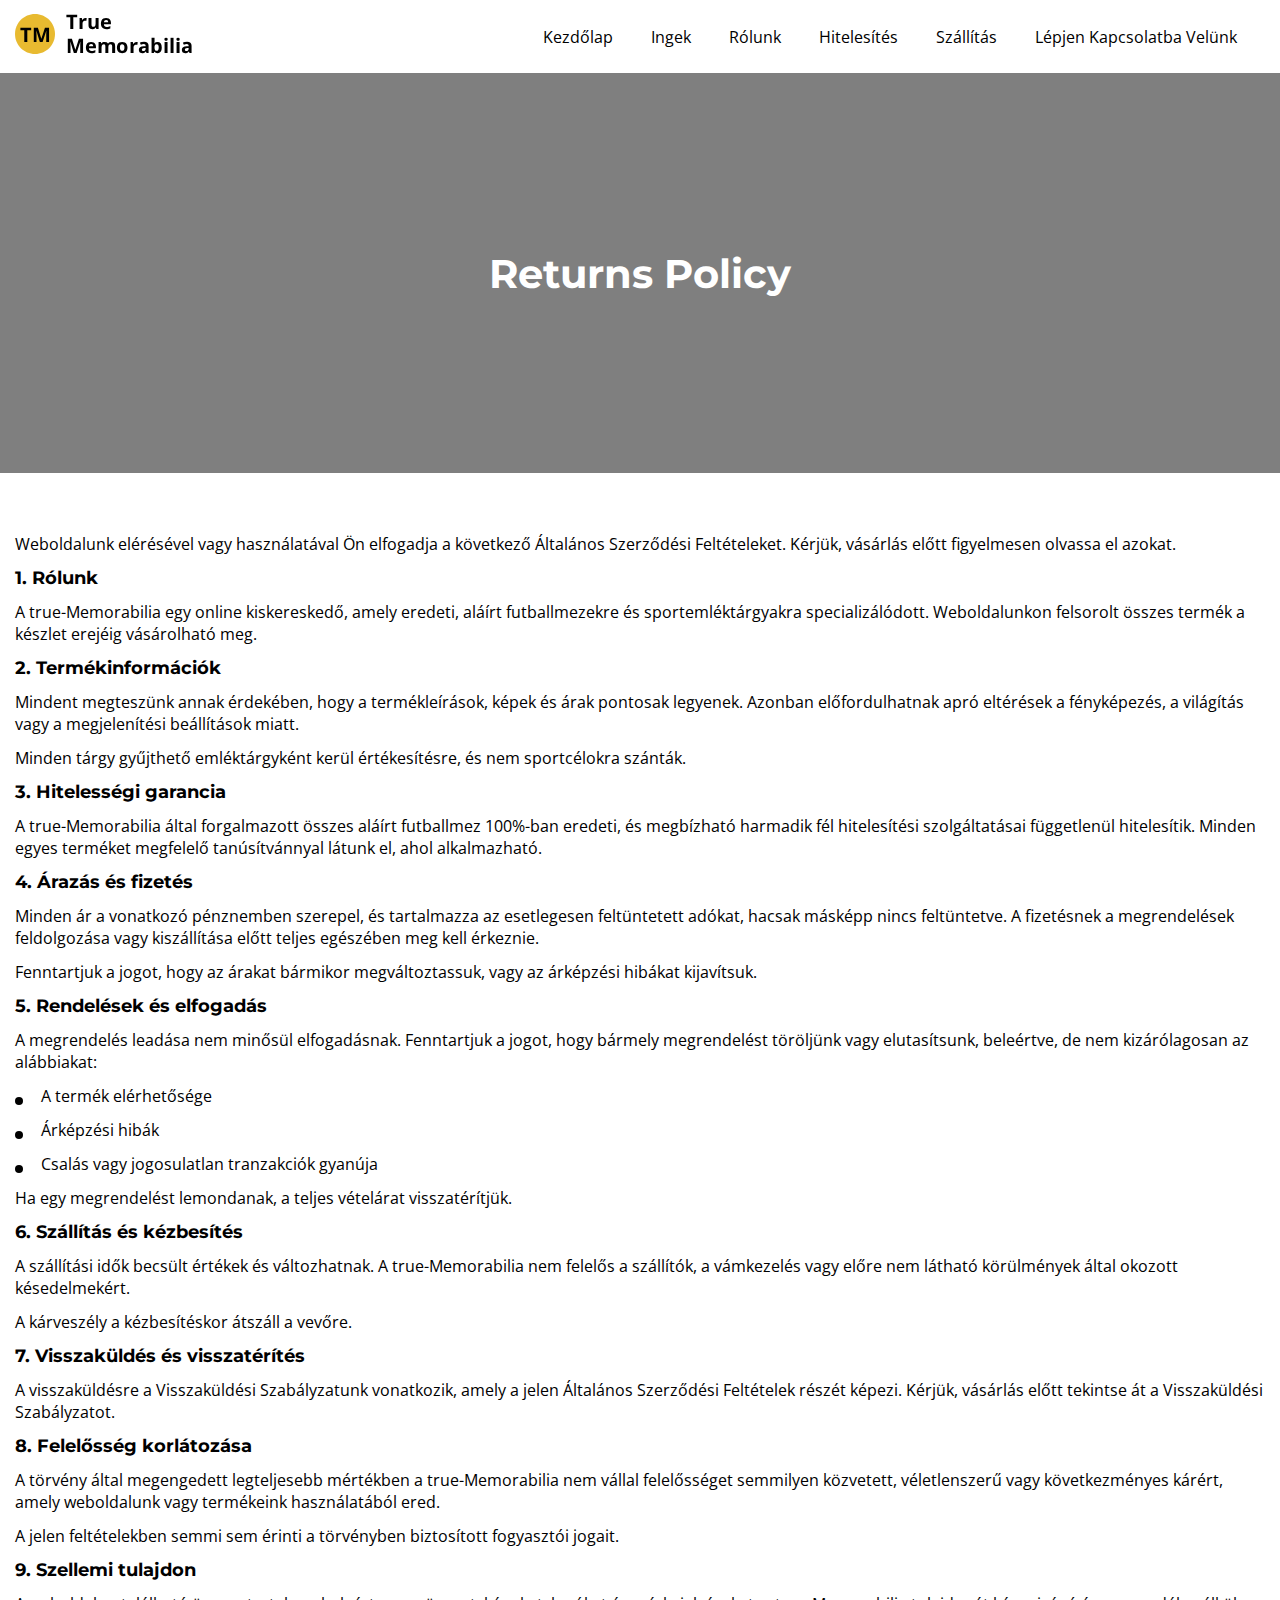
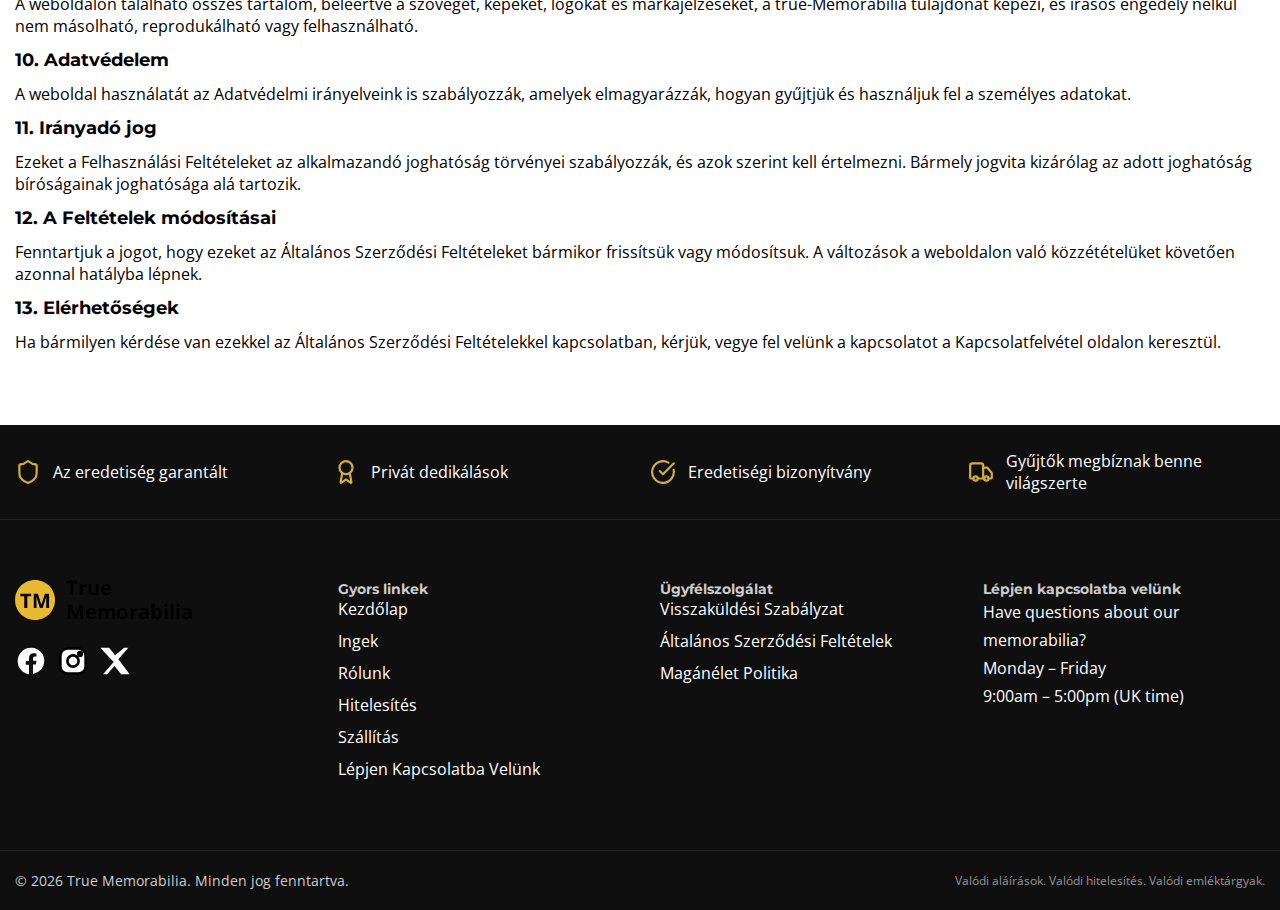
<file: terms-and-conditions.html>
<!DOCTYPE html>
<html lang="hu">

<head>
    <meta charset="UTF-8">
    <meta name="viewport" content="width=device-width, initial-scale=1.0">
    <title>True Memorabilia</title>
    <link rel="stylesheet" href="css/style.css">
    <link rel="stylesheet" href="css/responsive.css">
</head>

<body>
    <!-- Header  -->
    <header class="page-header">
        <!-- site-navbar start -->
        <div class="">
            <div class="navbar-area">
                <div class="container">
                    <nav class="site-navbar">
                        <!-- site logo -->
                            <a href="/" class="site-logo">
                            <img src="images/logo.png" alt="logo">
                        </a>

                        <!-- site menu/nav -->
                        <ul>
                            <li><a href="/" >Kezdőlap </a></li>
                            <li><a href="shirts">ingek </a></li>
                            <li><a href="about-us">Rólunk </a></li>
                            <li><a href="authentication">hitelesítés</a></li>
                            <li><a href="shipping">Szállítás
                                </a></li>
                            <li><a href="contact-us">lépjen kapcsolatba velünk </a></li>

                        </ul>
                        <!-- nav-toggler for mobile version only -->
                        <button class="nav-toggler">
                            <span></span>
                        </button>
                    </nav>
                </div>
            </div>
        </div>
        <!-- navbar-area end -->


    </header>
    <!-- Header  -->

    <!-- main -->
    <main>

        <section class="inner-bnr">
            <div class="container">
                <div class="inner-bnr-content">
                    <h2>Returns Policy </h2>
                </div>
            </div>
        </section>
        <section class="returns-policy">
            <div class="container">
                <div class="returns-policy-content">
                    <p>Weboldalunk elérésével vagy használatával Ön elfogadja a következő Általános Szerződési
                        Feltételeket. Kérjük, vásárlás előtt figyelmesen olvassa el azokat.</p>
                    <h3>1. Rólunk</h3>
                    <p>A true-Memorabilia egy online kiskereskedő, amely eredeti, aláírt futballmezekre és
                        sportemléktárgyakra specializálódott. Weboldalunkon felsorolt ​​összes termék a készlet erejéig
                        vásárolható meg.</p>
                    <h3>2. Termékinformációk</h3>
                    <p>Mindent megteszünk annak érdekében, hogy a termékleírások, képek és árak pontosak legyenek.
                        Azonban előfordulhatnak apró eltérések a fényképezés, a világítás vagy a megjelenítési
                        beállítások miatt.</p>
                    <p>Minden tárgy gyűjthető emléktárgyként kerül értékesítésre, és nem sportcélokra szánták.</p>
                    <h3>3. Hitelességi garancia</h3>
                    <p>A true-Memorabilia által forgalmazott összes aláírt futballmez 100%-ban eredeti, és megbízható
                        harmadik fél hitelesítési szolgáltatásai függetlenül hitelesítik. Minden egyes terméket
                        megfelelő tanúsítvánnyal látunk el, ahol alkalmazható.</p>
                    <h3>4. Árazás és fizetés</h3>
                    <p>Minden ár a vonatkozó pénznemben szerepel, és tartalmazza az esetlegesen feltüntetett adókat,
                        hacsak másképp nincs feltüntetve. A fizetésnek a megrendelések feldolgozása vagy kiszállítása
                        előtt teljes egészében meg kell érkeznie.</p>
                    <p>Fenntartjuk a jogot, hogy az árakat bármikor megváltoztassuk, vagy az árképzési hibákat
                        kijavítsuk.</p>
                    <h3>5. Rendelések és elfogadás
                    </h3>
                    <p>A megrendelés leadása nem minősül elfogadásnak. Fenntartjuk a jogot, hogy bármely megrendelést
                        töröljünk vagy elutasítsunk, beleértve, de nem kizárólagosan az alábbiakat:</p>
                    <ul>
                        <li>A termék elérhetősége</li>
                        <li>Árképzési hibák</li>
                        <li>Csalás vagy jogosulatlan tranzakciók gyanúja</li>
                    </ul>
                    <p>Ha egy megrendelést lemondanak, a teljes vételárat visszatérítjük.</p>
                    <h3>6. Szállítás és kézbesítés</h3>
                    <p>A szállítási idők becsült értékek és változhatnak. A true-Memorabilia nem felelős a szállítók, a
                        vámkezelés vagy előre nem látható körülmények által okozott késedelmekért.</p>
                    <p>A kárveszély a kézbesítéskor átszáll a vevőre.</p>
                    <h3>7. Visszaküldés és visszatérítés</h3>
                    <p>A visszaküldésre a Visszaküldési Szabályzatunk vonatkozik, amely a jelen Általános Szerződési
                        Feltételek részét képezi. Kérjük, vásárlás előtt tekintse át a Visszaküldési Szabályzatot.</p>
                    <h3>8. Felelősség korlátozása</h3>
                    <p>A törvény által megengedett legteljesebb mértékben a true-Memorabilia nem vállal felelősséget
                        semmilyen közvetett, véletlenszerű vagy következményes kárért, amely weboldalunk vagy termékeink
                        használatából ered.</p>
                    <p>A jelen feltételekben semmi sem érinti a törvényben biztosított fogyasztói jogait.</p>
                    <h3>9. Szellemi tulajdon</h3>
                    <p>A weboldalon található összes tartalom, beleértve a szöveget, képeket, logókat és
                        márkajelzéseket, a true-Memorabilia tulajdonát képezi, és írásos engedély nélkül nem másolható,
                        reprodukálható vagy felhasználható.</p>
                    <h3>10. Adatvédelem</h3>
                    <p>A weboldal használatát az Adatvédelmi irányelveink is szabályozzák, amelyek elmagyarázzák, hogyan
                        gyűjtjük és használjuk fel a személyes adatokat.</p>
                    <h3>11. Irányadó jog</h3>
                    <p>Ezeket a Felhasználási Feltételeket az alkalmazandó joghatóság törvényei szabályozzák, és azok
                        szerint kell értelmezni. Bármely jogvita kizárólag az adott joghatóság bíróságainak joghatósága
                        alá tartozik.</p>
                    <h3>12. A Feltételek módosításai</h3>
                    <p>Fenntartjuk a jogot, hogy ezeket az Általános Szerződési Feltételeket bármikor frissítsük vagy
                        módosítsuk. A változások a weboldalon való közzétételüket követően azonnal hatályba lépnek.</p>
                    <h3>13. Elérhetőségek</h3>
                    <p>Ha bármilyen kérdése van ezekkel az Általános Szerződési Feltételekkel kapcsolatban, kérjük,
                        vegye fel velünk a kapcsolatot a Kapcsolatfelvétel oldalon keresztül.</p>
                </div>
            </div>
        </section>


    </main>

    <!-- main -->


    <footer class="footer">

        <!-- Trust Row -->
        <div class="footer-trust">
            <div class="container trust-grid">

                <div class="trust-item">
                    <svg xmlns="http://www.w3.org/2000/svg" width="24" height="24" viewBox="0 0 24 24" fill="none"
                        stroke="currentColor" stroke-width="2" stroke-linecap="round" stroke-linejoin="round"
                        class="lucide lucide-shield w-8 h-8 text-gold shrink-0">
                        <path
                            d="M20 13c0 5-3.5 7.5-7.66 8.95a1 1 0 0 1-.67-.01C7.5 20.5 4 18 4 13V6a1 1 0 0 1 1-1c2 0 4.5-1.2 6.24-2.72a1.17 1.17 0 0 1 1.52 0C14.51 3.81 17 5 19 5a1 1 0 0 1 1 1z">
                        </path>
                    </svg>
                    <span>Az eredetiség garantált</span>
                </div>

                <div class="trust-item">
                    <svg xmlns="http://www.w3.org/2000/svg" width="24" height="24" viewBox="0 0 24 24" fill="none"
                        stroke="currentColor" stroke-width="2" stroke-linecap="round" stroke-linejoin="round"
                        class="lucide lucide-award w-8 h-8 text-gold shrink-0">
                        <path
                            d="m15.477 12.89 1.515 8.526a.5.5 0 0 1-.81.47l-3.58-2.687a1 1 0 0 0-1.197 0l-3.586 2.686a.5.5 0 0 1-.81-.469l1.514-8.526">
                        </path>
                        <circle cx="12" cy="8" r="6"></circle>
                    </svg>
                    <span>Privát dedikálások</span>
                </div>

                <div class="trust-item">
                    <svg xmlns="http://www.w3.org/2000/svg" width="24" height="24" viewBox="0 0 24 24" fill="none"
                        stroke="currentColor" stroke-width="2" stroke-linecap="round" stroke-linejoin="round"
                        class="lucide lucide-circle-check-big w-8 h-8 text-gold shrink-0">
                        <path d="M21.801 10A10 10 0 1 1 17 3.335"></path>
                        <path d="m9 11 3 3L22 4"></path>
                    </svg>
                    <span>Eredetiségi bizonyítvány</span>
                </div>

                <div class="trust-item">
                    <svg xmlns="http://www.w3.org/2000/svg" width="24" height="24" viewBox="0 0 24 24" fill="none"
                        stroke="currentColor" stroke-width="2" stroke-linecap="round" stroke-linejoin="round"
                        class="lucide lucide-truck w-8 h-8 text-gold shrink-0">
                        <path d="M14 18V6a2 2 0 0 0-2-2H4a2 2 0 0 0-2 2v11a1 1 0 0 0 1 1h2"></path>
                        <path d="M15 18H9"></path>
                        <path d="M19 18h2a1 1 0 0 0 1-1v-3.65a1 1 0 0 0-.22-.624l-3.48-4.35A1 1 0 0 0 17.52 8H14">
                        </path>
                        <circle cx="17" cy="18" r="2"></circle>
                        <circle cx="7" cy="18" r="2"></circle>
                    </svg>
                    <span>Gyűjtők megbíznak benne világszerte</span>
                </div>

            </div>
        </div>

        <!-- Main Footer -->
        <div class="container footer-main">
            <div class="footer-grid">

               <div class="footer-brand">
                    <a href="./">
                        <img src="images/logo.png" alt="logo" class="w-full">
                    </a>


                    <div class="social-icons">
                        <!-- Facebook -->
                        <a href="https://www.facebook.com/" target="_blank">
                            <svg viewBox="0 0 24 24">
                                <path d="M22 12a10 10 0 1 0-11.5 9.9v-7h-2.4v-2.9h2.4V9.8c0-2.4 1.4-3.7 3.6-3.7
                            1 0 2 .2 2 .2v2.3h-1.1c-1.1 0-1.5.7-1.5 1.4v1.8h2.6l-.4 2.9h-2.2v7A10 10 0 0 0 22 12z" />
                            </svg>
                        </a>

                        <!-- Instagram -->
                            <a href="https://www.instagram.com/" target="_blank" class="social-icon">
                                <svg viewBox="0 0 24 24" xmlns="http://www.w3.org/2000/svg">
                                    <rect x="2.5" y="2.5" width="19" height="19" rx="5.5" ry="5.5" />
                                    <circle cx="12" cy="12" r="4.2" />
                                    <circle cx="17.3" cy="6.7" r="1.3" />
                                </svg>
                            </a>




                            <!-- X (Twitter) -->
                            <a href="https://x.com/" target="_blank">
                                <svg viewBox="0 0 24 24">
                                    <path
                                        d="M18.9 2H22l-7.5 8.6L23 22h-6.4l-5-6.3L6.1 22H3l8-9.2L1 2h6.6l4.5 5.7L18.9 2z" />
                                </svg>
                            </a>
                    </div>

                </div>

                <div class="footer-links">
                    <h4>Gyors linkek</h4>
                    <ul>
                        <li><a href="/" class="active">Kezdőlap </a></li>
                        <li><a href="shirts">ingek </a></li>
                        <li><a href="about-us">Rólunk </a></li>
                        <li><a href="authentication">hitelesítés</a></li>
                        <li><a href="shipping">Szállítás </a></li>
                        <li><a href="contact-us">lépjen kapcsolatba velünk </a></li>
                    </ul>
                </div>

                <div class="footer-links">
                    <h4>Ügyfélszolgálat</h4>
                    <ul>
                        <li><a href="returns">Visszaküldési szabályzat</a></li>
                        <li><a href="terms-and-conditions">Általános Szerződési Feltételek</a></li>
                        <li><a href="privacy-policy">Magánélet politika</a></li>
                    </ul>
                </div>

                <div class="footer-links">
                    <h4>Lépjen kapcsolatba velünk</h4>
                    <p>Have questions about our memorabilia?</p>
                    <p>Monday – Friday<br>9:00am – 5:00pm (UK time)</p>
                </div>

            </div>
        </div>

        <!-- Bottom Bar -->
        <div class="footer-bottom">
            <div class="container bottom-flex">
                <p>© 2026 True Memorabilia. Minden jog fenntartva.</p>
                <p class="tagline">Valódi aláírások. Valódi hitelesítés. Valódi emléktárgyak.</p>
            </div>
        </div>

    </footer>



    <script src="js/index.js"></script>
</body>

</html>
</file>
<file: css/style.css>
@import url('https://fonts.googleapis.com/css2?family=Outfit:wght@100..900&display=swap');
@import url('https://fonts.googleapis.com/css2?family=Montserrat:ital,wght@0,100..900;1,100..900&family=Open+Sans:ital,wght@0,300..800;1,300..800&display=swap');
@import url('https://fonts.googleapis.com/css2?family=Open+Sans:ital,wght@0,300..800;1,300..800&display=swap');

* {
    margin: 0;
    padding: 0;
    box-sizing: border-box;
}

:root {
    --black: rgb(0, 0, 0);
    --white: #ffffff;
    --border-bottom: rgb(218, 218, 218);
    --red: rgb(255, 5, 0);
}

main {
    overflow: hidden;
}

figure {
    margin: 0;
}

ul {
    padding: 0;
    list-style: none;
}


a {
    text-decoration: none;
}

img {
    width: 100%;
}

.container {
    width: 100%;
    max-width: 1440px;
    margin: 0 auto;
    padding: 0 15px;
}

p,
li,
a,
span,
strong,
em,
b,
i,
u,
s,
small,
big,
cite,
code,
kbd,
mark,
ruby,
time,
var,
wbr,
del,
ins,
sub,
sup {
    font-family: "Open Sans", sans-serif;
}

h1,
h2,
h3,
h4,
h5,
h6 {
    font-family: "Montserrat", sans-serif;
}

/* Header css */
.page-header {
    top: 0;
    right: 0;
    left: 0;
    padding: 14px 0;
    z-index: 1;
    z-index: 999;
}

/* STICKY STYLES */
.page-header.is-sticky {
    position: fixed;
    box-shadow: 0 5px 16px rgba(0, 0, 0, 0.1);
    padding: 14px 0;
    backdrop-filter: blur(10px);
    animation: slideDown 0.35s ease-out;
    background: var(--white);
    border-bottom: 1px solid var(--border-bottom);
}

@keyframes slideDown {
    from {
        transform: translateY(-100%);
    }

    to {
        transform: translateY(0);
    }
}

a.site-logo img {
    max-width: 200px;
}






.site-navbar {
    display: flex;
    justify-content: space-between;
    align-items: center;
}

.site-navbar ul {
    margin: 0;
    padding: 0;
    list-style: none;
    display: flex;
}

.site-navbar ul li {
    padding: 0 18px 0 0;
}

.site-navbar ul li a {
    color: var(--black);
    padding: 10px;
    display: block;
    text-decoration: none;
    text-transform: capitalize;
    font-weight: normal;
}



.site-navbar ul li a:hover {
    color: #d4af37;
}

.site-navbar ul li a.active {
    color: #d4af37;
}

.nav-toggler {
    border: 3px solid transparent;
    padding: 5px;
    background-color: transparent;
    cursor: pointer;
    height: 39px;
    display: none;
    z-index: 999;
}

.nav-toggler span {
    width: 28px;
    height: 3px;
    background-color: #000;
    display: block;
    transition: 0.3s;
}

.nav-toggler span:before {
    width: 28px;
    height: 3px;
    background-color: #000;
    display: block;
    transition: 0.3s;
    content: "";
    transform: translateY(-9px);
}

.nav-toggler span:after {
    width: 28px;
    height: 3px;
    background-color: #000;
    display: block;
    transition: 0.3s;
    content: "";
    transform: translateY(6px);
}

.is-sticky .nav-toggler span,
.is-sticky .nav-toggler span:before,
.is-sticky .nav-toggler span:after {
    background-color: var(--black);
}


.nav-toggler.toggler-open span {
    background-color: transparent;
}

.nav-toggler.toggler-open span:before {
    transform: translateY(0px) rotate(45deg);
}

.nav-toggler.toggler-open span:after {
    transform: translateY(-3px) rotate(-45deg);
}

/* Header css end here */

/* hero section css */
.hero-sec {
    position: relative;
    overflow: hidden;
    height: 700px;
}

.hero-sec::before {
    position: absolute;
    content: '';
    top: 0;
    left: 0;
    width: 100%;
    height: 100%;
    background-color: rgba(0, 0, 0, 0.5);
}

.hero-sec video {
    width: 100%;
    height: 100%;
    object-fit: cover;
    pointer-events: none;
}

/* Hide video controls and play button in Safari */
.hero-sec video::-webkit-media-controls {
    display: none !important;
}

.hero-sec video::-webkit-media-controls-enclosure {
    display: none !important;
}

.hero-sec video::-webkit-media-controls-panel {
    display: none !important;
}

.hero-sec video::-webkit-media-controls-play-button {
    display: none !important;
}

.hero-sec video::-webkit-media-controls-start-playback-button {
    display: none !important;
}

.hero-content {
    position: absolute;
    top: 50%;
    transform: translateY(-50%);
    width: 100%;
    max-width: 800px;
    padding: 0 15px;
}

.hero-content h1 {
    font-size: 70px;
    color: #fff;
    font-weight: bold;
    line-height: 80px;
    margin-bottom: 20px;
}

.hero-content h1 span {
    color: var(--red);
}

.hero-content .subtitle {
    font-size: 20px;
    color: #fff;
    font-weight: bold;
    line-height: 30px;
    margin-bottom: 20px;
    text-transform: capitalize;
    font-weight: normal;
    margin-bottom: 10px;
}

.hero-content .desc {
    font-size: 16px;
    color: #fff;
    font-weight: normal;
    line-height: 24px;
    margin-bottom: 20px;
    text-transform: capitalize;
    font-weight: normal;
}

.hero-btns {
    display: flex;
    gap: 10px;
    flex-wrap: wrap;
}

.hero-btns a {
    padding: .7rem 1.75rem;
    background: #fff;
    border-radius: 999px;
    font-size: 16px;
    font-weight: 700;
    color: #000;
    text-transform: capitalize;
    transition: all 0.3s ease;
    display: inline-block;
    margin-top: 20px;
}
.hero-btns a:hover {
    background: #b8941f;
    color: #fff;
}
/* trust bar css */
.trust-bar {
    padding: 24px 0;
    border-bottom: 1px solid var(--border-bottom);
}

.trust-bar span {
    color: #000;
    font-size: 14px;

}

.trust-grid {
    display: grid;
    grid-template-columns: repeat(4, 1fr);
    gap: 30px;
}

.trust-item {
    display: flex;
    align-items: center;
    gap: 12px;
    color: #000;
    font-size: 16px;
}

.trust-item svg {
    width: 24px;
    height: 24px;
    stroke: #d4af37;
    /* gold */
    fill: none;
    stroke-width: 2;
    flex-shrink: 0;
}

/* explore our collections css */
.explore-our-collections {
    padding: 60px 0;
}





.authenticity-section {
    background-color: #15181e;
    padding: 60px 0;
}

.auth-grid {
    display: grid;
    grid-template-columns: repeat(2, 1fr);
    gap: 60px;
    align-items: center;
}

.auth-content h2 {
    font-size: 42px;
    margin-bottom: 20px;
    color: #fff;
}

.auth-list {
    list-style: none;
    padding: 0;
    margin-bottom: 20px;
    margin-top: 20px;
}

.auth-list li {
    display: flex;
    align-items: center;
    gap: 12px;
    margin-bottom: 15px;
    color: #fff;
    font-size: 18px;
    line-height: 30px;
}

.auth-list svg {
    width: 22px;
    height: 22px;
    stroke: #d4af37;
    fill: none;
    stroke-width: 2;
    flex-shrink: 0;
}

.auth-image img {
    width: 100%;
    border-radius: 16px;
    box-shadow: 0 20px 40px rgba(0, 0, 0, 0.5);
}

.auth-content p {
    color: #fff;
    font-size: 18px;
    line-height: 30px;
    margin-bottom: 10px;
}

.auth-content a {
    padding: .7rem 1.75rem;
    background: #fff;
    border-radius: 999px;
    font-size: 16px;
    font-weight: 700;
    color: #000;
    text-transform: capitalize;
    transition: all 0.3s ease;
    display: inline-block;
    margin-top: 20px;
}
.auth-content a:hover{
    background: #b8941f;
    color: #fff;
}

.section-label {
    color: #d4af37;
    font-size: 12px;
    letter-spacing: 2px;
    text-transform: uppercase;
    margin-bottom: 15px;
    display: block;
}


/* cta hero css */
.cta-hero {
    padding: 60px 0;
}

.cta-content {
    max-width: 760px;
    margin: auto;
    text-align: center;
}

.cta-content h2 {
    font-size: 48px;
    color: #000;
    margin-bottom: 25px;
}

.cta-content p {
    font-size: 18px;
    color: #000;
    line-height: 1.7;
    margin-bottom: 40px;
}

.cta-content a {
    padding: .7rem 1.75rem;
    background: #000;
    border-radius: 999px;
    font-size: 16px;
    font-weight: 700;
    color: #fff;
    text-transform: capitalize;
    border: 1px solid #000;
    display: inline-block;
    transition: all 0.3s ease;
}

.cta-content a:hover {
    background: #b8941f;
    border: 1px solid #b8941f;
    color: #fff;
}

.shipping-services {
    padding: 60px 0;
    background-color: #15181e;
}

.collection-card {
    display: flex;
    flex-wrap: wrap;
    background: #ffffff;
    border-radius: 16px;
    box-shadow: 0 20px 40px rgba(0, 0, 0, 0.1);
    overflow: hidden;
}

/* Content */
.collection-content {
    flex: 1;
    padding: 48px;
    display: flex;
    flex-direction: column;
    justify-content: center;
    gap: 24px;
}

.collection-content h3 {
    font-size: 30px;
    font-weight: 700;
    color: #111318;
}

.collection-content p {
    font-size: 18px;
    line-height: 1.6;
    color: #000;
}

.collection-content ul li {
    font-size: 18px;
    line-height: 1.6;
    color: #616f89;
    padding-left: 26px;
    position: relative;
}

.collection-content ul li::before {
    content: '';
    position: absolute;
    left: 0;
    top: 12px;
    width: 8px;
    height: 8px;
    border-radius: 50%;
    background-color: #000;
}

.btn-group a {
    padding: .7rem 1.75rem;
    background: #000;
    border-radius: 999px;
    font-size: 16px;
    font-weight: 700;
    color: #fff;
    text-transform: capitalize;
    border: 1px solid #000;
    margin-top: 10px;
    transition: all 0.3s ease;
    display: inline-block;
}
.btn-group a:hover {
    background: #b8941f;
    border: 1px solid #b8941f;
    color: #fff;
}

.explore-our-collections-content,
.featured-items-content {
    text-align: center;
}

.explore-our-collections-content span,
.featured-items-content span {
    color: #d4af37;
    font-size: 12px;
    letter-spacing: 2px;
    text-transform: uppercase;
    margin-bottom: 15px;
    display: block;
}

.explore-our-collections-content h2,
.featured-items-content h2,
.built-for-collectors-content h2 {
    text-align: center;
    margin-bottom: 50px;
    color: #000;
    font-size: 42px;
    font-weight: 700;
    line-height: 50px;
    text-align: center;
    margin-bottom: 50px;
    color: #000;
    font-size: 42px;
    font-weight: 700;
    line-height: 50px;
    text-transform: capitalize;
    text-align: center;
    margin-bottom: 50px;
}

.collection-wrapper {
    max-width: 1280px;
    margin: 0 auto;
}

.featured-items {
    padding: 60px 0;
}

.built-for-collectors {
    padding: 60px 0;
}









































/* footer css */
.footer {
    background: #0f0f0f;
    color: #ccc;
    font-size: 14px;
}

.footer-brand img {
    width: 100%;
    max-width: 210px;
}

/* Trust Row */
.footer-trust {
    border-bottom: 1px solid #222;
    padding: 25px 0;
}

.footer-trust .trust-grid {
    display: grid;
    grid-template-columns: repeat(4, 1fr);
    gap: 20px;
}

.footer-trust .trust-item {
    display: flex;
    align-items: center;
    gap: 12px;
    color: #fff;
}

.footer-trust .trust-item svg {
    width: 26px;
    height: 26px;
    stroke: #d4af37;
    fill: none;
    stroke-width: 2;
}

/* Main Footer */
.footer-main {
    padding: 60px 15px;
}

.footer-grid {
    display: grid;
    grid-template-columns: repeat(4, 1fr);
    gap: 40px;
}

.footer h3.brand {
    color: #d4af37;
    margin-bottom: 10px;
}

.footer h3 {
    color: #d4af37;
    margin-bottom: 15px;
    text-transform: capitalize;
    font-size: 18px;
}

.footer ul {
    list-style: none;
    padding: 0;
}

.footer ul li {
    margin-bottom: 10px;
}

.footer a {
    color: #fff;
    text-decoration: none;
    text-transform: capitalize;
    font-weight: normal;
    transition: all 0.3s ease;
    display: inline-block;
    font-size: 16px;
}

.footer a:hover {
    color: #fff;
}

/* Bottom Bar */
.footer-bottom {
    border-top: 1px solid #222;
    padding: 20px 0;
}

.bottom-flex {
    display: flex;
    justify-content: space-between;
    align-items: center;
    flex-wrap: wrap;
}

.tagline {
    font-size: 12px;
    opacity: 0.7;
}

.footer-brand p {
    font-size: 16px;
    color: #fff;

}

.social-icons {
    display: flex;
    gap: 10px;
    align-items: center;
    margin-top: 20px;
}

.social-icons a {
    display: block;
}


.social-icons a svg {
    width: 32px;
    height: 32px;
    fill: #fff;
}

.social-icon svg {
    width: 32px;
    height: 32px;
    fill: none;
    stroke: #000;
    /* official black */
    stroke-width: 2;
    stroke-linecap: round;
    stroke-linejoin: round;
}

.footer-links p {
    color: #fff;
    font-size: 16px;
    line-height: 28px;
}



.inner-bnr {
    height: 400px;
    display: flex;
    align-items: center;
    justify-content: center;
    background-size: cover;
    background-position: center;
    background-repeat: no-repeat;
    position: relative;
    z-index: 1;
}

.inner-bnr::before {
    position: absolute;
    content: '';
    top: 0;
    left: 0;
    width: 100%;
    height: 100%;
    background-color: rgba(0, 0, 0, 0.5);
    z-index: -1;
}

.inner-bnr-content {
    text-align: center;
}

.inner-bnr-content h2 {
    color: #ffff;
    font-size: 40px;
    font-weight: bold;
}

.returns-policy {
    padding: 60px 0;
}

.returns-policy-content p {
    color: #000;
    font-size: 16px;
    margin-bottom: 12px;
}

.returns-policy-content h3 {
    color: #000;
    font-size: 18px;
    margin-bottom: 12px;
    font-weight: 700;
}

.returns-policy-content ul li {
    color: #000;
    font-size: 16px;
    margin-bottom: 12px;
    padding-left: 26px;
    position: relative;
}

.returns-policy-content ul {
    margin-bottom: 12px;
}

.returns-policy-content ul li::before {
    content: '';
    position: absolute;
    left: 0;
    top: 12px;
    width: 8px;
    height: 8px;
    border-radius: 50%;
    background-color: #000;
}

.shipping-details-content {
    padding: 60px 0;
}

.shipping-details-content-inner h2 {
    font-size: 30px;
    margin-bottom: 10px;
}

.shipping-details-content-inner p {
    font-size: 16px;
    margin-bottom: 10px;
    line-height: 1.6;
    color: #000;
}


section.featured-legends {
    background: #15181e;
    padding: 50px 0;
}








.memorabilia-grid {
    display: grid;
    grid-template-columns: repeat(4, 1fr);
    gap: 30px;
    max-width: 1280px;
    margin: 0 auto;
}

.memorabilia-card {
    background-color: rgb(15 23 42 / 0.5);
    padding: 0.75rem;
    border-radius: 0.75rem;
    border: 1px solid #1e293b;
    box-shadow: 0 1px 2px rgba(0, 0, 0, 0.05);
    transition: all 0.3s ease-in-out;
    overflow: hidden;
}

.memorabilia-card:hover {
    transform: translateY(-8px);
    border-color: #d4af37;
    box-shadow: 0 12px 30px rgba(212, 175, 55, 0.2);
    background-color: rgb(15 23 42 / 0.7);
}

.memorabilia-card a {
    display: block;
    text-decoration: none;
    color: inherit;
}

.memorabilia-card .image-wrap {
    overflow: hidden;
    border-radius: 0.5rem;
    transition: transform 0.3s ease-in-out;
}

.memorabilia-card:hover .image-wrap {
    transform: scale(1.05);
}

.memorabilia-card .image-wrap img {
    width: 100%;
    height: auto;
    display: block;
    transition: transform 0.3s ease-in-out;
}

.memorabilia-card:hover .image-wrap img {
    transform: scale(1.1);
}

.memorabilia-card:hover .card-content h3 {
    color: #d4af37;
    transition: color 0.3s ease-in-out;
}

.featured-legends-inner h2 {
    text-align: center;
    margin-bottom: 50px;
    font-size: 40px;
    color: #ffff;
    font-weight: bold;
}


.card-content {
    padding: 15px 22px;
}

.card-content h3 {
    color: #fff;
    font-size: 20px;
    font-weight: bold;
}

.card-content span {
    color: #d4af37;
    display: block;
    padding: 5px 0;
}

.card-content p {
    font-size: 14px;
    line-height: 24px;
    color: #94a3b8;
}

.content-wrapper {
    display: grid;
    grid-template-columns: 1fr 1fr;
    gap: 50px;
    align-items: center;
}

.image-side img {
    height: 500px;
    object-fit: cover;
}

.contact-us-section {
    padding: 80px 0;
    background: linear-gradient(180deg, #ffffff 0%, #f8fafc 100%);
}

.contact-us-hero {
    text-align: center;
    margin-bottom: 60px;
}

.contact-hero-content {
    max-width: 800px;
    margin: 0 auto;
}

.section-badge {
    display: inline-block;
    padding: 8px 20px;
    background: linear-gradient(135deg, #d4af37 0%, #f4d03f 100%);
    color: #000;
    font-size: 12px;
    font-weight: 700;
    letter-spacing: 2px;
    text-transform: uppercase;
    border-radius: 50px;
    margin-bottom: 24px;
    font-family: "Montserrat", sans-serif;
}

.contact-hero-content h2 {
    font-size: 48px;
    font-weight: 700;
    color: #000;
    margin-bottom: 20px;
    line-height: 1.2;
    font-family: "Montserrat", sans-serif;
}

.hero-lead {
    font-size: 20px;
    line-height: 1.6;
    color: #4b5563;
    font-weight: 400;
}

.contact-features-grid {
    display: grid;
    grid-template-columns: repeat(auto-fit, minmax(280px, 1fr));
    gap: 30px;
    margin-bottom: 50px;
}

.contact-feature-card {
    background: #ffffff;
    padding: 40px 30px;
    border-radius: 16px;
    box-shadow: 0 4px 20px rgba(0, 0, 0, 0.08);
    text-align: center;
    transition: all 0.3s ease;
    border: 1px solid #e5e7eb;
}

.contact-feature-card:hover {
    transform: translateY(-8px);
    box-shadow: 0 12px 40px rgba(0, 0, 0, 0.12);
    border-color: #d4af37;
}

.feature-icon {
    width: 64px;
    height: 64px;
    margin: 0 auto 20px;
    background: linear-gradient(135deg, #f8f9fa 0%, #e9ecef 100%);
    border-radius: 16px;
    display: flex;
    align-items: center;
    justify-content: center;
    transition: all 0.3s ease;
}

.contact-feature-card:hover .feature-icon {
    background: linear-gradient(135deg, #d4af37 0%, #f4d03f 100%);
    transform: scale(1.1);
}

.feature-icon svg {
    width: 32px;
    height: 32px;
    stroke: #d4af37;
    transition: all 0.3s ease;
}

.contact-feature-card:hover .feature-icon svg {
    stroke: #000;
}

.contact-feature-card h3 {
    font-size: 22px;
    font-weight: 700;
    color: #000;
    margin-bottom: 12px;
    font-family: "Montserrat", sans-serif;
}

.contact-feature-card p {
    font-size: 16px;
    line-height: 1.6;
    color: #6b7280;
    margin: 0;
}

.contact-trust-message {
    max-width: 900px;
    margin: 0 auto;
    padding: 40px;
    background: #ffffff;
    border-radius: 16px;
    box-shadow: 0 4px 20px rgba(0, 0, 0, 0.06);
    border-left: 4px solid #d4af37;
}

.contact-trust-message p {
    font-size: 18px;
    line-height: 1.8;
    color: #374151;
    text-align: center;
    margin: 0;
    font-weight: 400;
}

.contact-us-content p {
    font-size: 16px;
    line-height: 28px;
    text-align: center;
}

.get-in-touch {
    padding: 80px 0;
    background: linear-gradient(180deg, #ffffff 0%, #f8fafc 100%);
}

.get-in-touch-inner {
    display: grid;
    grid-template-columns: 1fr 1fr;
    gap: 0;
    width: 100%;
    max-width: 1200px;
    margin: 0 auto;
    background: #ffffff;
    border-radius: 20px;
    box-shadow: 0 20px 60px rgba(0, 0, 0, 0.1);
    overflow: hidden;
}

.get-in-touch-content {
    background: linear-gradient(135deg, #ffffff 0%, #f8fafc 100%);
    padding: 50px 45px;
    border-right: 1px solid #e5e7eb;
    display: flex;
    flex-direction: column;
    gap: 30px;
}

.contact-info-header h3 {
    font-size: 32px;
    margin-bottom: 12px;
    font-weight: 700;
    color: #000;
    font-family: "Montserrat", sans-serif;
}

.intro-text {
    font-size: 16px;
    color: #6b7280;
    line-height: 1.6;
    margin-bottom: 0;
}

.contact-reasons-list {
    list-style: none;
    padding: 0;
    margin: 0;
    display: flex;
    flex-direction: column;
    gap: 14px;
}

.contact-reasons-list li {
    display: flex;
    align-items: flex-start;
    gap: 12px;
    font-size: 16px;
    color: #374151;
    line-height: 1.6;
    padding: 0;
    position: relative;
}

.contact-reasons-list li::before {
    display: none;
}

.contact-reasons-list li svg {
    width: 20px;
    height: 20px;
    stroke: #d4af37;
    flex-shrink: 0;
    margin-top: 2px;
}

.response-time-box {
    background: #ffffff;
    padding: 20px 24px;
    border-radius: 12px;
    border-left: 4px solid #d4af37;
    box-shadow: 0 2px 8px rgba(0, 0, 0, 0.05);
    display: flex;
    align-items: flex-start;
    gap: 14px;
}

.response-time-box svg {
    width: 24px;
    height: 24px;
    stroke: #d4af37;
    flex-shrink: 0;
    margin-top: 2px;
}

.response-time-box p {
    margin: 0;
    font-size: 15px;
    color: #374151;
    line-height: 1.6;
}

.contact-methods {
    margin-top: 10px;
}

.contact-methods h3 {
    font-size: 24px;
    margin-bottom: 16px;
    font-weight: 700;
    color: #000;
    font-family: "Montserrat", sans-serif;
}

.contact-method-item {
    margin-bottom: 0;
}

.contact-method-item strong {
    display: block;
    font-size: 16px;
    color: #000;
    margin-bottom: 8px;
    font-weight: 600;
}

.contact-method-item p {
    margin: 0;
    font-size: 15px;
    color: #6b7280;
    line-height: 1.6;
}

.opening-hours-box {
    margin-top: 10px;
}

.opening-hours-box h3 {
    font-size: 24px;
    margin-bottom: 16px;
    font-weight: 700;
    color: #000;
    font-family: "Montserrat", sans-serif;
}

.hours-display {
    display: flex;
    align-items: center;
    gap: 12px;
    padding: 16px 20px;
    background: #f8fafc;
    border-radius: 10px;
    border: 1px solid #e5e7eb;
}

.hours-display svg {
    width: 24px;
    height: 24px;
    stroke: #d4af37;
    flex-shrink: 0;
}

.hours-display span {
    font-size: 16px;
    color: #374151;
    font-weight: 500;
}

.trust-box {
    margin-top: 10px;
    padding: 24px;
    background: linear-gradient(135deg, #fff9e6 0%, #fffef5 100%);
    border-radius: 12px;
    border: 1px solid #f4d03f;
}

.trust-box h3 {
    font-size: 24px;
    margin-bottom: 16px;
    font-weight: 700;
    color: #000;
    font-family: "Montserrat", sans-serif;
}

.trust-box p {
    margin-bottom: 12px;
    font-size: 15px;
    color: #374151;
    line-height: 1.7;
}

.trust-message {
    margin-top: 16px;
    margin-bottom: 0 !important;
    font-size: 16px !important;
    color: #000 !important;
}

.get-in-touch-form {
    background: #ffffff;
    padding: 50px 45px;
    display: flex;
    flex-direction: column;
}

.form-header {
    margin-bottom: 30px;
}

.form-header h2 {
    font-size: 32px;
    margin-bottom: 8px;
    font-weight: 700;
    color: #000;
    font-family: "Montserrat", sans-serif;
}

.form-subtitle {
    font-size: 15px;
    color: #6b7280;
    margin: 0;
    line-height: 1.5;
}

.get-in-touch-content h3 {
    font-size: 24px;
    margin-bottom: 16px;
    font-weight: 700;
    color: #000;
    font-family: "Montserrat", sans-serif;
}

.get-in-touch-content p {
    margin-bottom: 12px;
    font-size: 15px;
    color: #374151;
    line-height: 1.6;
}

.form-group label {
    text-transform: capitalize;
    display: block;
    font-size: 15px;
    margin-bottom: 8px;
    font-weight: 600;
    color: #374151;
    font-family: "Montserrat", sans-serif;
}

.form-group {
    margin-bottom: 20px;
}

.form-group input {
    width: 100%;
    border: 2px solid #e5e7eb;
    border-radius: 10px;
    padding: 14px 18px;
    font-size: 16px;
    font-family: "Open Sans", sans-serif;
    color: #000;
    background: #ffffff;
    transition: all 0.3s ease;
}

.form-group input::placeholder {
    color: #9ca3af;
}

.form-group textarea:focus,
.form-group input:focus {
    outline: none;
    border-color: #d4af37;
    box-shadow: 0 0 0 3px rgba(212, 175, 55, 0.1);
}

.form-group textarea {
    width: 100%;
    border: 2px solid #e5e7eb;
    border-radius: 10px;
    padding: 14px 18px;
    height: 150px;
    font-size: 16px;
    font-family: "Open Sans", sans-serif;
    color: #000;
    background: #ffffff;
    resize: vertical;
    transition: all 0.3s ease;
}

.form-group textarea::placeholder {
    color: #9ca3af;
}

.form-group textarea:focus {
    outline: none;
    border-color: #d4af37;
    box-shadow: 0 0 0 3px rgba(212, 175, 55, 0.1);
}

.form-wrapper {
    display: flex;
    flex-direction: column;
    gap: 0;
}

.form-group button {
    padding: 16px 32px;
    background: #000;
    border-radius: 10px;
    font-size: 16px;
    font-weight: 700;
    color: #fff;
    text-transform: capitalize;
    border: 1px solid #000;
    margin-top: 10px;
    transition: all 0.3s ease;
    display: inline-block;
    cursor: pointer;
    width: 100%;
    font-family: "Montserrat", sans-serif;
}

.form-group button:hover {
    background: #b8941f;
    transform: translateY(-2px);
    box-shadow: 0 8px 20px rgba(0, 0, 0, 0.15);
    color: #fff;
    border: 1px solid #b8941f;
}

.form-group .error-message {
    display: none;
    color: #dc2626;
    font-size: 14px;
    margin-top: 6px;
    font-family: "Open Sans", sans-serif;
}

.form-group .error-message.show {
    display: block;
}

.form-group input.error,
.form-group textarea.error {
    border-color: #dc2626;
}

.form-group input.error:focus,
.form-group textarea.error:focus {
    border-color: #dc2626;
    box-shadow: 0 0 0 3px rgba(220, 38, 38, 0.1);
}

.premium-football {
    padding: 60px 0;
    background-color: #f5f5f517;
}

.premium-football-inner {
    display: grid;
    grid-template-columns: 1fr 1fr;
    gap: 30px;
}

.premium-left h3 {
    font-size: 36px;
    margin-bottom: 20px;
}

.premium-left p {
    margin-bottom: 10px;
}

.premium-left ul li {
    display: flex;
    align-items: center;
    gap: 12px;
    margin-bottom: 15px;
    font-size: 16px;
    line-height: 30px;
}



.premium-left ul li svg {
    width: 24px;
    height: 24px;
    stroke: #d4af37;
    fill: none;
    stroke-width: 2;
}




.premium-right-inner h3 {
    font-size: 20px;
    margin-bottom: 20px;
    color: #d4af37;
}

.premium-right-inner p {
    margin-bottom: 10px;
}

.premium-right-inner ul li {
    margin-bottom: 10px;
    font-size: 16px;
    line-height: 30px;
    padding-left: 26px;
    position: relative;
}

.premium-right-inner ul li::before {
    content: '';
    position: absolute;
    left: 0;
    top: 12px;
    width: 8px;
    height: 8px;
    border-radius: 50%;
    background-color: #000;
}

.inner-bnr-content p {
    color: #fff;
    font-size: 16px;
    width: 100%;
    max-width: 900px;
    margin: 0 auto;
    margin-top: 10px;
    line-height: 28px;
}

.authentic-signed {
    padding: 60px 0;
}

.authentic-signed-content {
    background: #ffffff;
    border-radius: 16px;
    box-shadow: 0 20px 40px rgba(0, 0, 0, 0.1);
    padding: 30px;
}

.authentic-signed-content h2 {
    font-size: 36px;
    margin-bottom: 10px;
}

.authentic-signed-content p {
    line-height: 30px;
    font-size: 16px;
}

.authentication-items .collection-wrapper:not(:last-child) {
    margin-bottom: 30px;
}

.shipping-cards-section {
    padding: 4rem 1rem;
    background: #f8fafc;
}

.shipping-cards-wrapper {
    max-width: 1200px;
    margin: 0 auto;
    display: grid;
    grid-template-columns: repeat(auto-fit, minmax(280px, 1fr));
    gap: 2rem;
}

.shipping-card {
    position: relative;
    background: #ffffff;
    padding: 2.5rem 2rem 2rem;
    border-radius: 16px;
    border: 1px solid #e5e7eb;
    box-shadow: 0 10px 25px rgba(0, 0, 0, 0.06);
    transition: transform 0.3s ease, box-shadow 0.3s ease;
}

.shipping-card:hover {
    transform: translateY(-6px);
    box-shadow: 0 20px 40px rgba(0, 0, 0, 0.08);
}

.card-number {
    position: absolute;
    top: -18px;
    left: 50%;
    transform: translateX(-50%);
    width: 36px;
    height: 36px;
    border-radius: 50%;
    background: #111827;
    color: #ffffff;
    font-weight: 600;
    display: flex;
    align-items: center;
    justify-content: center;
}

.shipping-card h3 {
    margin-top: 1rem;
    margin-bottom: 0.75rem;
    font-size: 1.1rem;
}

.shipping-card p {
    font-size: 0.95rem;
    line-height: 1.6;
    color: #4b5563;
}

.shipping-card ul {
    padding-left: 1.2rem;
    margin-bottom: 0.75rem;
}

.shipping-card ul li {
    font-size: 0.95rem;
    line-height: 1.5;
    color: #4b5563;
    margin-bottom: 0.3rem;
}

.shipping-tagline {
    margin-top: 0.75rem;
    font-weight: 600;
    color: #111827;
}

/* Contact Info Section */
.contact-info-section {
    padding: 80px 0;
    background: #ffffff;
}

.contact-info-wrapper {
    max-width: 1200px;
    margin: 0 auto;
    display: grid;
    grid-template-columns: 1fr 1fr;
    gap: 40px;
    align-items: start;
}

.contact-info-item {
    width: 100%;
}

.contact-info-item.trust-info-box {
    grid-column: 1 / -1;
}

.contact-info-item h3 {
    font-size: 28px;
    font-weight: 700;
    color: #000;
    margin-bottom: 20px;
    font-family: "Montserrat", sans-serif;
}

.contact-info-content {
    margin-top: 16px;
}

.info-label {
    font-size: 16px;
    color: #000;
    margin-bottom: 8px;
    font-weight: 600;
}

.info-label strong {
    font-weight: 600;
    color: #000;
}

.info-text {
    font-size: 15px;
    color: #374151;
    line-height: 1.6;
    margin: 0;
}

.opening-hours-info-box {
    display: flex;
    align-items: center;
    gap: 14px;
    padding: 18px 24px;
    background: #f5f5f5;
    border-radius: 8px;
    margin-top: 16px;
    border: 1px solid #e5e7eb;
}

.opening-hours-info-box svg {
    width: 24px;
    height: 24px;
    stroke: #6b7280;
    flex-shrink: 0;
}

.opening-hours-info-box span {
    font-size: 16px;
    color: #000;
    line-height: 1.5;
}

.trust-info-box {
    padding: 30px 35px;
    background: #fffef0;
    border-radius: 8px;
    border: 2px solid #f4d03f;
}

.trust-info-box h3 {
    text-align: center;
    margin-bottom: 20px;
}

.trust-info-content {
    text-align: center;
}

.trust-info-content p {
    font-size: 16px;
    color: #000;
    line-height: 1.7;
    margin-bottom: 16px;
}

.trust-info-content p:last-child {
    margin-bottom: 0;
}

.trust-highlight {
    font-size: 17px !important;
    font-weight: 600 !important;
    color: #000 !important;
    margin-top: 12px !important;
}

.trust-highlight strong {
    font-weight: 700;
    color: #000;
}

.collection-image img {
    width: 100%;
    max-width: 600px;
    object-fit: cover;
    height: 500px;
}

/* Cookie Popup */
.cookie-popup {
    position: fixed;
    bottom: 20px;
    right: 20px;
    max-width: 380px;
    background: #ffffff;
    border-radius: 12px;
    box-shadow: 0 8px 32px rgba(0, 0, 0, 0.15);
    z-index: 10000;
    opacity: 0;
    transform: translateY(20px);
    transition: all 0.4s ease;
    display: none;
}

.cookie-popup.show {
    display: block;
    opacity: 1;
    transform: translateY(0);
}

.cookie-content {
    padding: 24px;
    display: flex;
    flex-direction: column;
    gap: 16px;
}

.cookie-icon {
    width: 48px;
    height: 48px;
    background: #d4af37;
    border-radius: 50%;
    display: flex;
    align-items: center;
    justify-content: center;
    flex-shrink: 0;
}

.cookie-icon svg {
    width: 24px;
    height: 24px;
    color: #ffffff;
    stroke: #ffffff;
}

.cookie-text h3 {
    font-size: 18px;
    font-weight: 700;
    color: #000;
    margin: 0 0 8px 0;
    font-family: "Montserrat", sans-serif;
}

.cookie-text p {
    font-size: 14px;
    line-height: 1.6;
    color: #4b5563;
    margin: 0;
}

.cookie-text a {
    color: #d4af37;
    text-decoration: underline;
    font-weight: 500;
    transition: color 0.3s ease;
}

.cookie-text a:hover {
    color: #b8941f;
}

.cookie-buttons {
    display: flex;
    gap: 10px;
    margin-top: 4px;
}

.cookie-btn {
    flex: 1;
    padding: 10px 20px;
    border: none;
    border-radius: 6px;
    font-size: 14px;
    font-weight: 600;
    cursor: pointer;
    transition: all 0.3s ease;
    font-family: "Open Sans", sans-serif;
    text-transform: capitalize;
}

.accept-btn {
    background: #d4af37;
    color: #ffffff;
}

.accept-btn:hover {
    background: #b8941f;
    transform: translateY(-1px);
    box-shadow: 0 4px 12px rgba(212, 175, 55, 0.3);
}

.decline-btn {
    background: #f3f4f6;
    color: #4b5563;
    border: 1px solid #e5e7eb;
}

.decline-btn:hover {
    background: #e5e7eb;
    transform: translateY(-1px);
}

/* Responsive Cookie Popup */
@media (max-width: 768px) {
    .cookie-popup {
        bottom: 10px;
        right: 10px;
        left: 10px;
        max-width: 100%;
    }

    .cookie-content {
        padding: 20px;
    }

    .cookie-buttons {
        flex-direction: column;
    }

    .cookie-btn {
        width: 100%;
    }
}

@media (max-width: 480px) {
    .cookie-popup {
        bottom: 0;
        right: 0;
        left: 0;
        border-radius: 12px 12px 0 0;
    }

    .cookie-text h3 {
        font-size: 16px;
    }

    .cookie-text p {
        font-size: 13px;
    }
}
</file>
<file: css/responsive.css>
@media screen and (max-width: 1199px) {
    .footer-trust .trust-item span {
        font-size: 14px;
    }

    .premium-football {
        padding: 40px 0;
    }

    .cta-hero {
        padding: 40px 0;
    }

    .shipping-details-content {
        padding: 40px 0;
    }

    .hero-sec {
        height: 500px;
    }

    .hero-content h1 {
        font-size: 30px;
        line-height: 40px;
    }

    .trust-grid {
        grid-template-columns: repeat(2, 1fr);
        gap: 20px;
    }

    .inner-bnr-content h2 {
        font-size: 28px;
    }

    .hero-content {

        left: 0;
    }

    .memorabilia-grid {
        grid-template-columns: repeat(3, 1fr);
        gap: 20px;
    }

    .collection-card {
        display: grid;
        grid-template-columns: 1fr 1fr;
    }
}

@media screen and (max-width: 1023px) {
    .footer-grid {

        grid-template-columns: repeat(2, 1fr);
        gap: 20px;
    }

    .footer-trust .trust-grid {
        grid-template-columns: repeat(2, 1fr);
        gap: 20px;
    }

    .footer-trust .trust-item {

        justify-content: center;
        text-align: center;
    }
}

@media screen and (max-width: 991px) {

    /* navbar css for mobile start */
    .nav-toggler {
        display: block;
    }

    .site-navbar {
        min-height: 60px;
    }

    .site-navbar ul {
        position: absolute;
        width: 100%;
        height: 100vh;
        left: 0;
        top: 0px;
        flex-direction: column;
        align-items: center;
        background-color: var(--white);
        max-height: 0;
        overflow: hidden;
        transition: 0.3s;
        z-index: 999;
    }

    .site-navbar ul li {
        width: 100%;
        text-align: center;
    }

    .site-navbar ul li a {
        padding: 25px;
        color: var(--black);
    }

    .site-navbar ul li a.active {
        color: var(--red) !important;
    }

    .site-navbar ul.open {
        max-height: 100vh;
        overflow: visible;
        padding-top: 60px;
    }

    /* Contact form section responsive */
    .get-in-touch {
        padding: 50px 0;
    }

    .get-in-touch-inner {
        grid-template-columns: 1fr;
        border-radius: 16px;
    }

    .get-in-touch-content {
        padding: 40px 30px;
        border-right: none;
        border-bottom: 1px solid #e5e7eb;
    }

    .get-in-touch-form {
        padding: 40px 30px;
    }

    .contact-info-header h3 {
        font-size: 28px;
    }

    .form-header h2 {
        font-size: 28px;
    }

    .contact-methods h3,
    .opening-hours-box h3,
    .trust-box h3 {
        font-size: 22px;
    }

    .cta-content h2 {
        font-size: 28px;

    }

    .explore-our-collections-content h2,
    .featured-items-content h2,
    .built-for-collectors-content h2 {
        color: #000;
        font-size: 28px;
        font-weight: 700;
        line-height: 50px;
        text-transform: capitalize;
        text-align: center;
        margin-bottom: 40px;
    }

    .contact-info-item {
        grid-column: 1 / -1;
    }

    .memorabilia-grid {
        grid-template-columns: repeat(2, 1fr);
        gap: 20px;
    }

    .featured-legends-inner h2 {
        margin-bottom: 40px;
        font-size: 30px;

    }

    .premium-left h3 {
        font-size: 30px;
        margin-bottom: 20px;
    }

    .collection-card {
        display: grid;
        grid-template-columns: 1fr;
    }

    .explore-our-collections .collection-card {
        grid-template-columns: 1fr;
    }

    .explore-our-collections .collection-card .collection-content,
    .built-for-collectors .collection-card .collection-content {
        order: 2;
    }

    .auth-grid {
        grid-template-columns: repeat(1, 1fr);
        gap: 30px;
    }

    .key-sec .auth-grid .auth-content {
        order: 2;
    }

    .collection-content {
        padding: 20px;
 
    }
    .auth-content h2 {
        font-size: 30px;
    
    }


}

@media screen and (max-width: 767px) {
    .content-wrapper {
        grid-template-columns: 1fr;
        gap: 30px;
    }

    .premium-football-inner {
        display: grid;
        grid-template-columns: 1fr;
        gap: 30px;
    }

    .cta-content p {

        margin-bottom: 10px;
    }
}

@media screen and (max-width: 575px) {
    .footer-grid {
        grid-template-columns: repeat(1, 1fr);
        gap: 20px;
    }

    .footer-trust .trust-grid {
        grid-template-columns: repeat(1, 1fr);
        gap: 20px;
    }

    .footer-trust .trust-item {
        justify-content: flex-start;
    }

    .trust-grid {
        grid-template-columns: repeat(1, 1fr);
    }

    .trust-bar .trust-item {
        justify-content: center;
    }

    .hero-btns {
        flex-direction: column;
        gap: 10px;
    }

    .hero-btns a {
        width: 100%;
        margin-top: 0;
        text-align: center;
    }

    .memorabilia-grid {
        grid-template-columns: repeat(1, 1fr);
        gap: 20px;
    }
}

@media screen and (max-width: 480px) {
    .get-in-touch-content {
        padding: 30px 20px;
    }

    .get-in-touch-form {
        padding: 30px 20px;
    }

    .contact-info-header h3 {
        font-size: 24px;
    }

    .form-header h2 {
        font-size: 24px;
    }

    .contact-methods h3,
    .opening-hours-box h3,
    .trust-box h3 {
        font-size: 20px;
    }

    .response-time-box,
    .hours-display,
    .trust-box {
        padding: 16px;
    }

    /* Contact Info Section Responsive */
    .contact-info-section {
        padding: 50px 0;
    }

    .contact-info-wrapper {
        grid-template-columns: 1fr;
        gap: 30px;
    }

    .contact-info-item.trust-info-box {
        grid-column: 1;
    }

    .contact-info-item h3 {
        font-size: 24px;
    }

    .trust-info-box {
        padding: 25px 20px;
    }
}

@media screen and (max-width: 480px) {
    .contact-info-item h3 {
        font-size: 22px;
    }

    .opening-hours-info-box {
        padding: 14px 18px;
        flex-direction: column;
        align-items: flex-start;
        gap: 10px;
    }

    .opening-hours-info-box svg {
        width: 20px;
        height: 20px;
    }

    .trust-info-box {
        padding: 20px 16px;
    }

    .trust-info-content p {
        font-size: 15px;
    }
}
</file>
